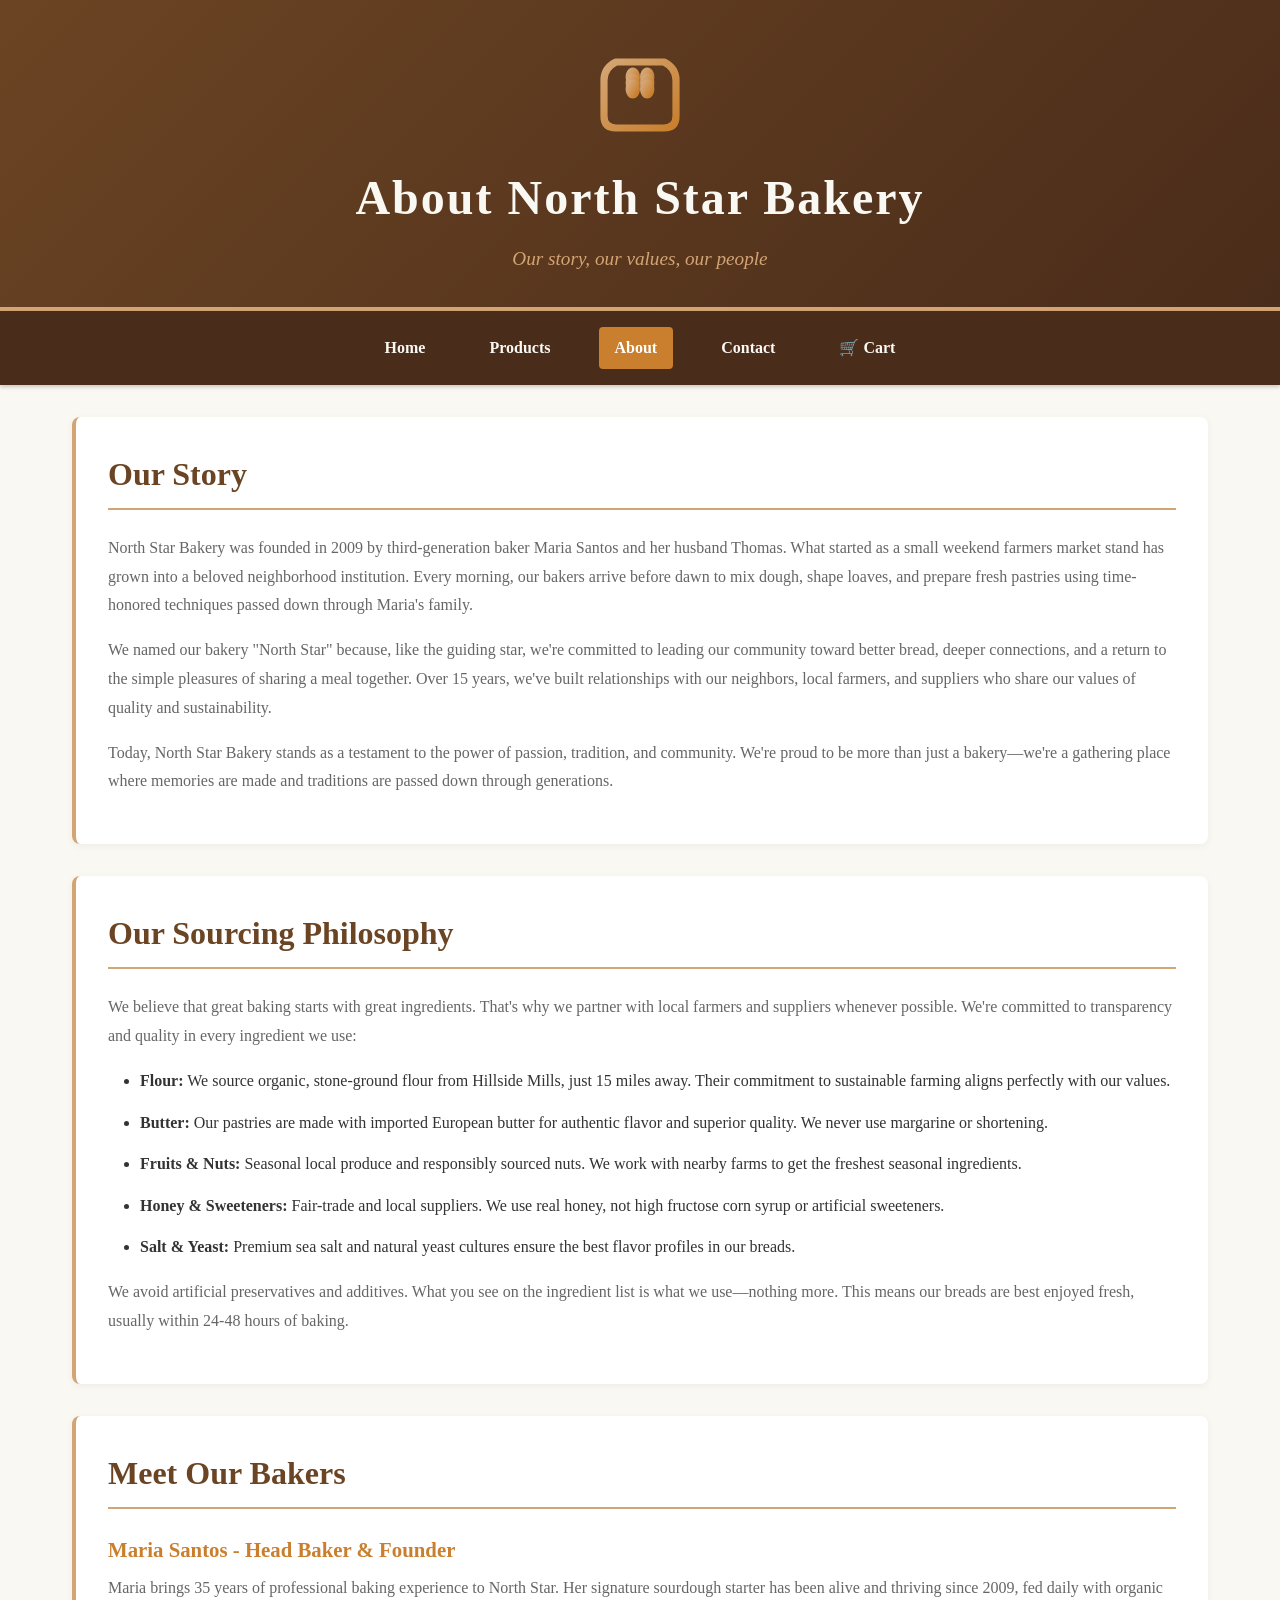
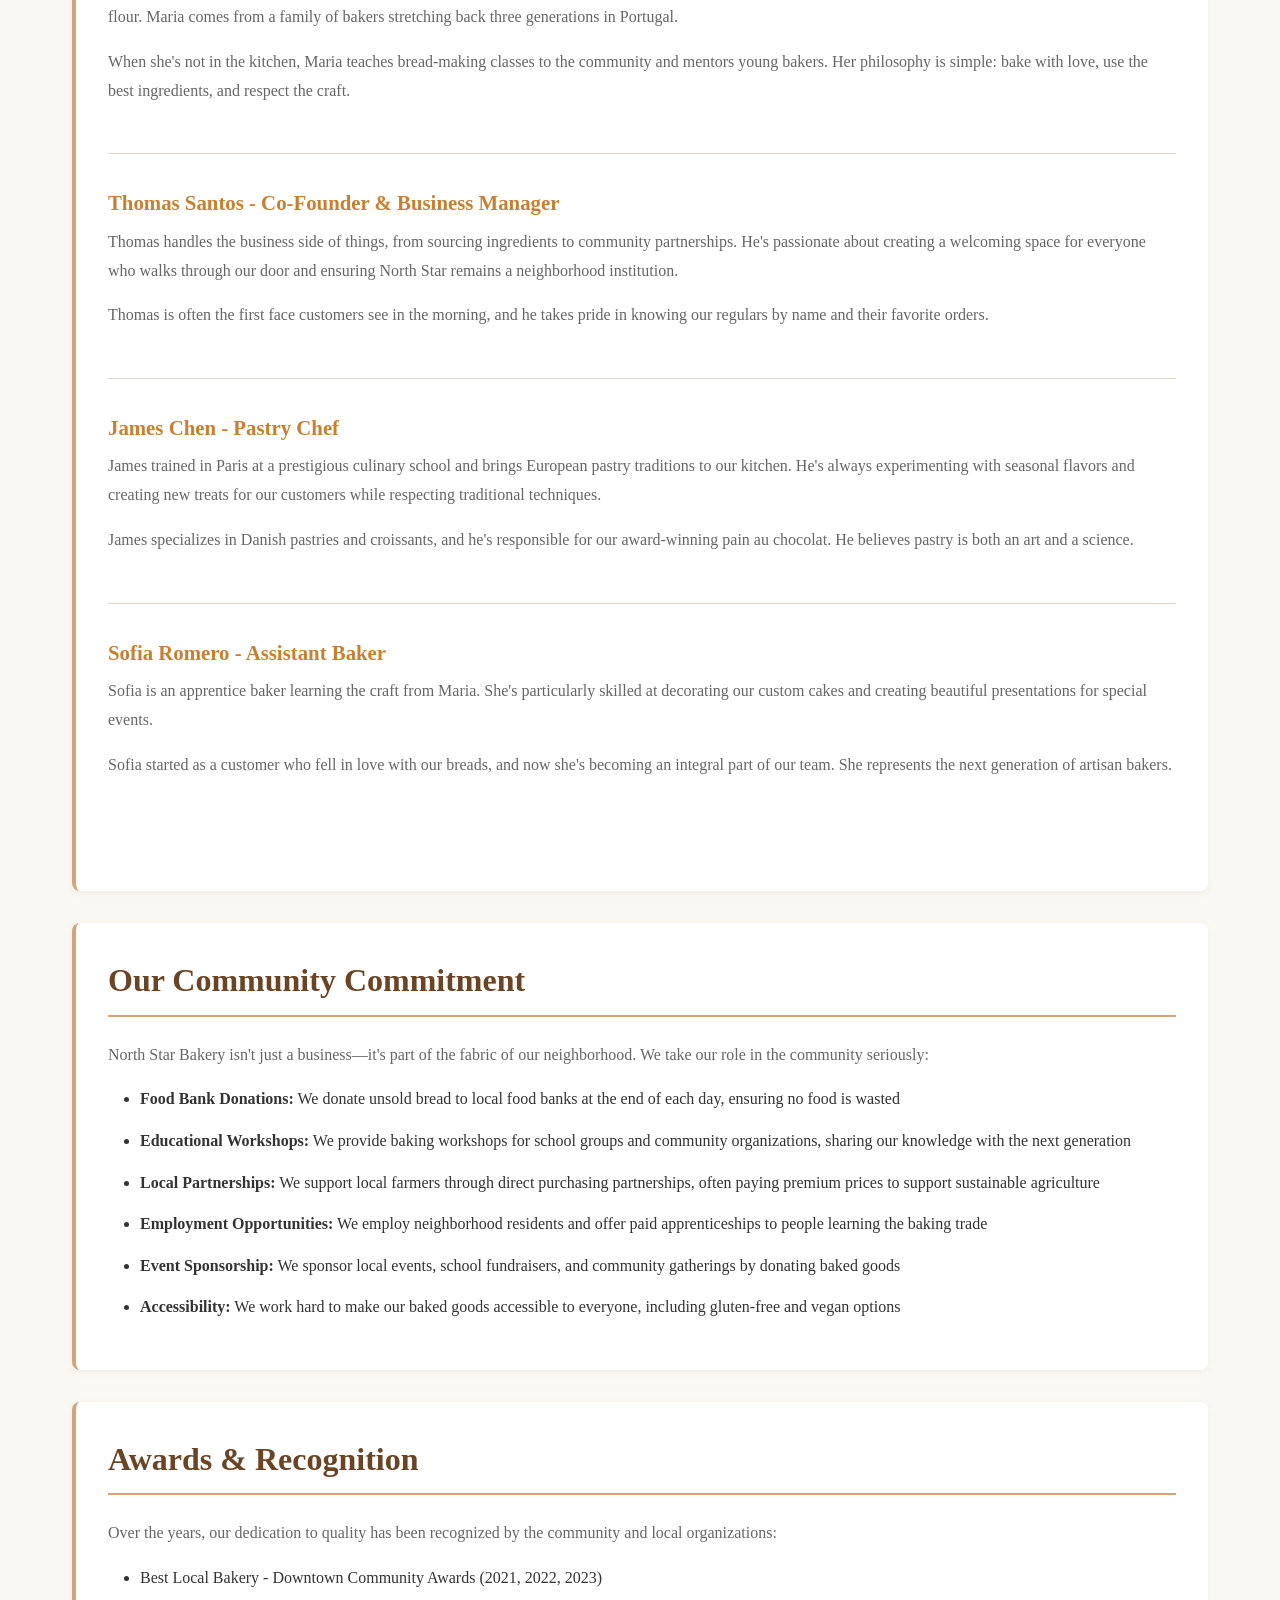
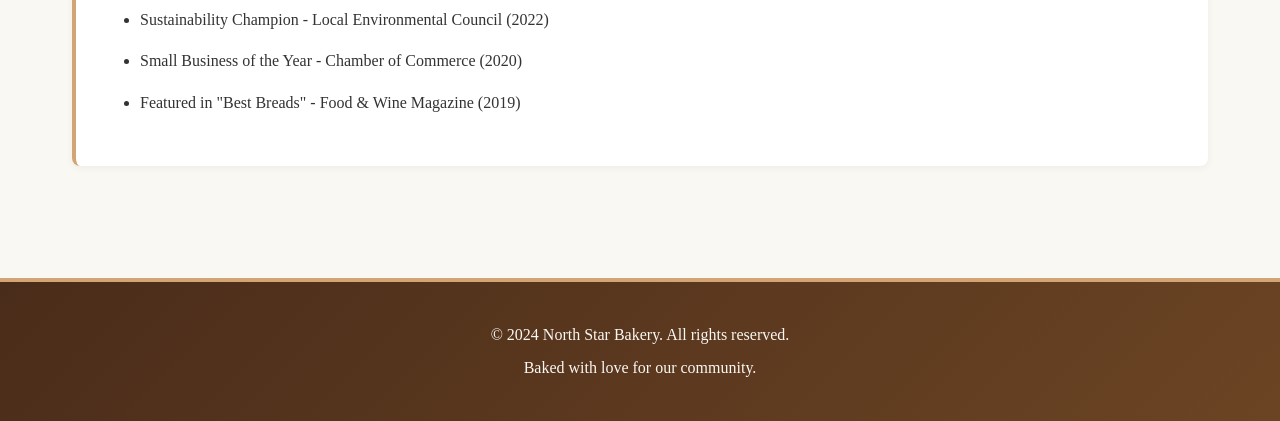
<file: about.html>
<!DOCTYPE html>
<html lang="en">
<head>
  <meta charset="UTF-8">
  <meta name="viewport" content="width=device-width, initial-scale=1.0">
  <title>About Us - North Star Bakery</title>
  <link rel="stylesheet" href="styles.css">
</head>
<body>
  <header>
    <svg width="120" height="120" viewBox="0 0 200 200" xmlns="http://www.w3.org/2000/svg">
      <defs>
        <linearGradient id="basketGrad" x1="0%" y1="0%" x2="100%" y2="100%">
          <stop offset="0%" style="stop-color:#d4a574;stop-opacity:1" />
          <stop offset="100%" style="stop-color:#c97f2d;stop-opacity:1" />
        </linearGradient>
      </defs>
      <g fill="none" stroke="url(#basketGrad)" stroke-width="12" stroke-linecap="round" stroke-linejoin="round">
        <path d="M 40 80 Q 40 60 60 50 L 140 50 Q 160 60 160 80 L 160 140 Q 160 160 140 160 L 60 160 Q 40 160 40 140 Z"/>
        <g transform="translate(100, 90)">
          <line x1="0" y1="-20" x2="0" y2="20" stroke="url(#basketGrad)" stroke-width="8"/>
          <ellipse cx="-12" cy="-15" rx="6" ry="10" fill="url(#basketGrad)"/>
          <ellipse cx="12" cy="-15" rx="6" ry="10" fill="url(#basketGrad)"/>
          <ellipse cx="-12" cy="-5" rx="6" ry="10" fill="url(#basketGrad)"/>
          <ellipse cx="12" cy="-5" rx="6" ry="10" fill="url(#basketGrad)"/>
          <ellipse cx="-12" cy="5" rx="6" ry="10" fill="url(#basketGrad)"/>
          <ellipse cx="12" cy="5" rx="6" ry="10" fill="url(#basketGrad)"/>
        </g>
      </g>
    </svg>
    <h1>About North Star Bakery</h1>
    <p>Our story, our values, our people</p>
  </header>

  <nav>
    <ul>
      <li><a href="index.html">Home</a></li>
      <li><a href="products.html">Products</a></li>
      <li><a href="about.html" class="active" aria-current="page">About</a></li>
      <li><a href="contact.html">Contact</a></li>
      <li><a href="cart.html">🛒 Cart</a></li>
    </ul>
  </nav>

  <main>
    <section>
      <h2>Our Story</h2>
      <p>North Star Bakery was founded in 2009 by third-generation baker Maria Santos and her husband Thomas. What started as a small weekend farmers market stand has grown into a beloved neighborhood institution. Every morning, our bakers arrive before dawn to mix dough, shape loaves, and prepare fresh pastries using time-honored techniques passed down through Maria's family.</p>
      <p>We named our bakery "North Star" because, like the guiding star, we're committed to leading our community toward better bread, deeper connections, and a return to the simple pleasures of sharing a meal together. Over 15 years, we've built relationships with our neighbors, local farmers, and suppliers who share our values of quality and sustainability.</p>
      <p>Today, North Star Bakery stands as a testament to the power of passion, tradition, and community. We're proud to be more than just a bakery—we're a gathering place where memories are made and traditions are passed down through generations.</p>
    </section>

    <section>
      <h2>Our Sourcing Philosophy</h2>
      <p>We believe that great baking starts with great ingredients. That's why we partner with local farmers and suppliers whenever possible. We're committed to transparency and quality in every ingredient we use:</p>
      <ul>
        <li><strong>Flour:</strong> We source organic, stone-ground flour from Hillside Mills, just 15 miles away. Their commitment to sustainable farming aligns perfectly with our values.</li>
        <li><strong>Butter:</strong> Our pastries are made with imported European butter for authentic flavor and superior quality. We never use margarine or shortening.</li>
        <li><strong>Fruits & Nuts:</strong> Seasonal local produce and responsibly sourced nuts. We work with nearby farms to get the freshest seasonal ingredients.</li>
        <li><strong>Honey & Sweeteners:</strong> Fair-trade and local suppliers. We use real honey, not high fructose corn syrup or artificial sweeteners.</li>
        <li><strong>Salt & Yeast:</strong> Premium sea salt and natural yeast cultures ensure the best flavor profiles in our breads.</li>
      </ul>
      <p>We avoid artificial preservatives and additives. What you see on the ingredient list is what we use—nothing more. This means our breads are best enjoyed fresh, usually within 24-48 hours of baking.</p>
    </section>

    <section>
      <h2>Meet Our Bakers</h2>
      <article>
        <h3>Maria Santos - Head Baker & Founder</h3>
        <p>Maria brings 35 years of professional baking experience to North Star. Her signature sourdough starter has been alive and thriving since 2009, fed daily with organic flour. Maria comes from a family of bakers stretching back three generations in Portugal.</p>
        <p>When she's not in the kitchen, Maria teaches bread-making classes to the community and mentors young bakers. Her philosophy is simple: bake with love, use the best ingredients, and respect the craft.</p>
      </article>
      <article>
        <h3>Thomas Santos - Co-Founder & Business Manager</h3>
        <p>Thomas handles the business side of things, from sourcing ingredients to community partnerships. He's passionate about creating a welcoming space for everyone who walks through our door and ensuring North Star remains a neighborhood institution.</p>
        <p>Thomas is often the first face customers see in the morning, and he takes pride in knowing our regulars by name and their favorite orders.</p>
      </article>
      <article>
        <h3>James Chen - Pastry Chef</h3>
        <p>James trained in Paris at a prestigious culinary school and brings European pastry traditions to our kitchen. He's always experimenting with seasonal flavors and creating new treats for our customers while respecting traditional techniques.</p>
        <p>James specializes in Danish pastries and croissants, and he's responsible for our award-winning pain au chocolat. He believes pastry is both an art and a science.</p>
      </article>
      <article>
        <h3>Sofia Romero - Assistant Baker</h3>
        <p>Sofia is an apprentice baker learning the craft from Maria. She's particularly skilled at decorating our custom cakes and creating beautiful presentations for special events.</p>
        <p>Sofia started as a customer who fell in love with our breads, and now she's becoming an integral part of our team. She represents the next generation of artisan bakers.</p>
      </article>
    </section>

    <section>
      <h2>Our Community Commitment</h2>
      <p>North Star Bakery isn't just a business—it's part of the fabric of our neighborhood. We take our role in the community seriously:</p>
      <ul>
        <li><strong>Food Bank Donations:</strong> We donate unsold bread to local food banks at the end of each day, ensuring no food is wasted</li>
        <li><strong>Educational Workshops:</strong> We provide baking workshops for school groups and community organizations, sharing our knowledge with the next generation</li>
        <li><strong>Local Partnerships:</strong> We support local farmers through direct purchasing partnerships, often paying premium prices to support sustainable agriculture</li>
        <li><strong>Employment Opportunities:</strong> We employ neighborhood residents and offer paid apprenticeships to people learning the baking trade</li>
        <li><strong>Event Sponsorship:</strong> We sponsor local events, school fundraisers, and community gatherings by donating baked goods</li>
        <li><strong>Accessibility:</strong> We work hard to make our baked goods accessible to everyone, including gluten-free and vegan options</li>
      </ul>
    </section>

    <section>
      <h2>Awards & Recognition</h2>
      <p>Over the years, our dedication to quality has been recognized by the community and local organizations:</p>
      <ul>
        <li>Best Local Bakery - Downtown Community Awards (2021, 2022, 2023)</li>
        <li>Sustainability Champion - Local Environmental Council (2022)</li>
        <li>Small Business of the Year - Chamber of Commerce (2020)</li>
        <li>Featured in "Best Breads" - Food & Wine Magazine (2019)</li>
      </ul>
    </section>
  </main>

  <footer>
    <p>&copy; 2024 North Star Bakery. All rights reserved.</p>
    <p>Baked with love for our community.</p>
  </footer>
</body>
</html>
</file>
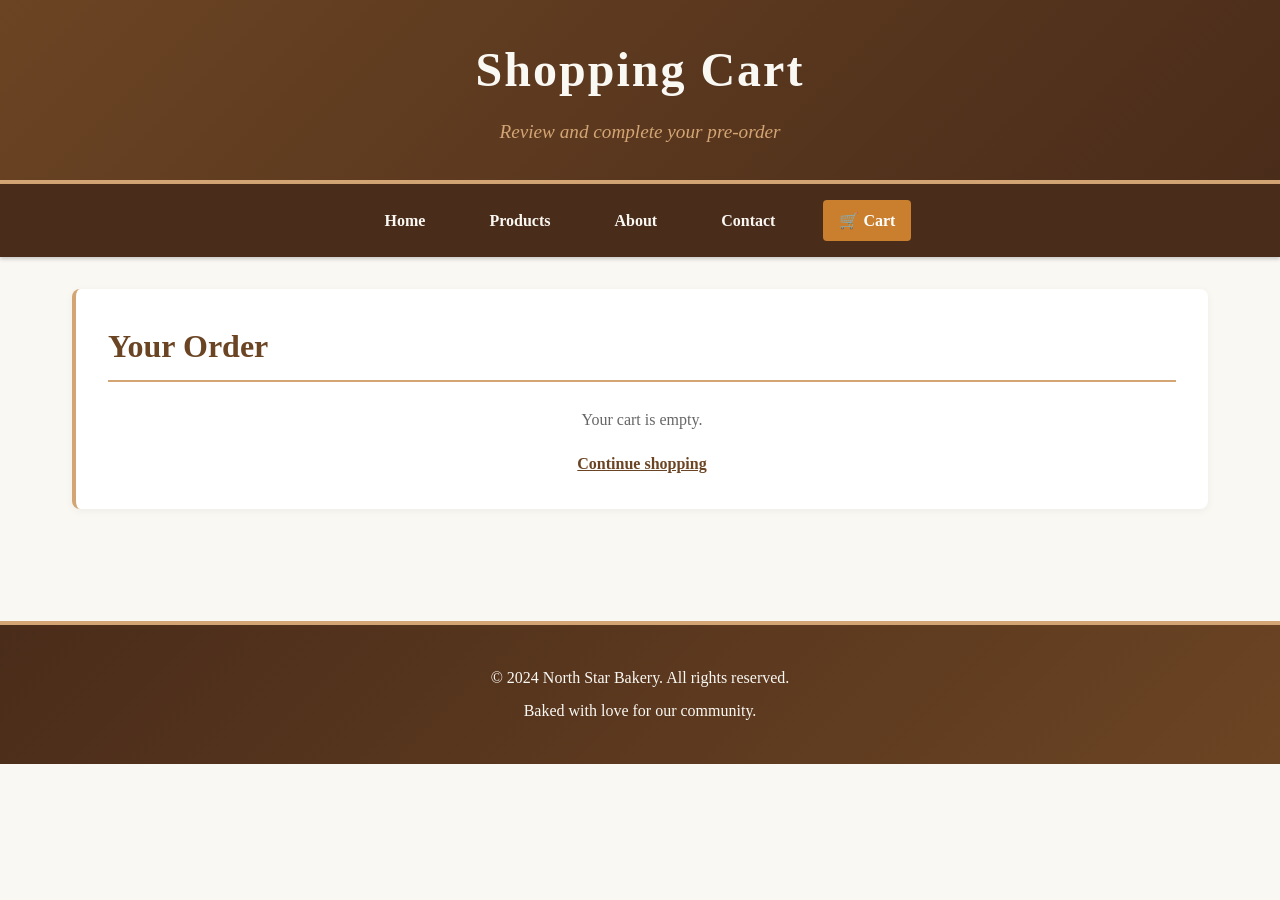
<file: cart.html>
<!DOCTYPE html>
<html lang="en">
<head>
  <meta charset="UTF-8">
  <meta name="viewport" content="width=device-width, initial-scale=1.0">
  <title>Shopping Cart - North Star Bakery</title>
  <link rel="stylesheet" href="styles.css">
  <script src="pricing.js"></script>
</head>
<body>
  <header>
    <h1>Shopping Cart</h1>
    <p>Review and complete your pre-order</p>
  </header>

  <nav>
    <ul>
      <li><a href="index.html">Home</a></li>
      <li><a href="products.html">Products</a></li>
      <li><a href="about.html">About</a></li>
      <li><a href="contact.html">Contact</a></li>
      <li><a href="cart.html" class="active" aria-current="page">🛒 Cart</a></li>
    </ul>
  </nav>

  <main>
    <section>
      <h2>Your Order</h2>
      <div id="empty-cart-message" style="text-align: center; color: var(--text-light); display: none;">
        <p>Your cart is empty.</p>
        <a href="products.html" style="color: var(--primary-brown); font-weight: bold;">Continue shopping</a>
      </div>
      <div id="cart-items-container" style="display: none;">
        <table style="width: 100%; border-collapse: collapse; margin-bottom: 2rem;">
          <thead>
            <tr style="border-bottom: 2px solid var(--border-color);">
              <th style="text-align: left; padding: 1rem; color: var(--primary-brown);">Product</th>
              <th style="text-align: center; padding: 1rem; color: var(--primary-brown);">Quantity</th>
              <th style="text-align: right; padding: 1rem; color: var(--primary-brown);">Price Each</th>
              <th style="text-align: right; padding: 1rem; color: var(--primary-brown);">Subtotal</th>
              <th style="text-align: center; padding: 1rem; color: var(--primary-brown);">Action</th>
            </tr>
          </thead>
          <tbody id="cart-items"></tbody>
        </table>

        <div class="coupon-section">
          <h3>Coupon Code</h3>
          <p>Use <strong>WELCOME10</strong> for 10% off your order.</p>
          <form id="coupon-form">
            <label for="coupon-code">Enter coupon code</label>
            <div class="coupon-controls">
              <input type="text" id="coupon-code" name="coupon-code" autocomplete="off">
              <button type="submit">Apply Coupon</button>
              <button type="button" id="remove-coupon" class="secondary-button">Remove Coupon</button>
            </div>
          </form>
          <p id="coupon-message" aria-live="polite"></p>
        </div>

        <div style="background-color: #f9f6f0; padding: 2rem; border-radius: 8px; max-width: 400px; margin-left: auto;">
          <div style="display: flex; justify-content: space-between; margin-bottom: 1rem; padding-bottom: 1rem; border-bottom: 2px solid var(--border-color);">
            <strong style="color: var(--primary-brown);">Total Items:</strong>
            <span id="total-items">0</span>
          </div>
          <div id="bulk-savings-row" style="display: none; justify-content: space-between; margin-bottom: 1rem;">
            <strong style="color: var(--primary-brown);">Quantity savings:</strong>
            <span id="bulk-savings"></span>
          </div>
          <div id="coupon-savings-row" style="display: none; justify-content: space-between; margin-bottom: 1rem;">
            <strong style="color: var(--primary-brown);">Coupon savings:</strong>
            <span id="coupon-savings"></span>
          </div>
          <div style="display: flex; justify-content: space-between;">
            <strong style="color: var(--primary-brown); font-size: 1.2rem;">Total:</strong>
            <span id="total-price" style="font-size: 1.2rem; color: var(--accent-orange); font-weight: bold;">$0.00</span>
          </div>
        </div>

        <div style="margin-top: 2rem; display: flex; gap: 1rem; flex-wrap: wrap;">
          <a href="products.html" style="background-color: var(--text-light); color: white; padding: 0.75rem 2rem; border-radius: 4px; text-decoration: none; display: inline-block; font-weight: bold;">Continue Shopping</a>
          <a href="contact.html" style="background-color: var(--primary-brown); color: white; padding: 0.75rem 2rem; border-radius: 4px; text-decoration: none; display: inline-block; font-weight: bold;">Proceed to Contact</a>
        </div>
      </div>
    </section>
  </main>

  <footer>
    <p>&copy; 2024 North Star Bakery. All rights reserved.</p>
    <p>Baked with love for our community.</p>
  </footer>

  <script>
    const CART_STORAGE_KEY = 'north-star-bakery-cart';
    const COUPON_STORAGE_KEY = 'north-star-bakery-coupon';
    const { couponCode: VALID_COUPON, couponDiscount: COUPON_DISCOUNT } = window.NorthStarBakeryPricing;

    function getStoredCart() {
      const raw = JSON.parse(localStorage.getItem(CART_STORAGE_KEY) || '{}');
      const cart = {};
      // Keep only valid entries (ignores old-format entries that had no price)
      Object.keys(raw).forEach((key) => {
        const item = raw[key];
        if (item && typeof item === 'object'
          && Number.isSafeInteger(item.quantity) && item.quantity > 0
          && typeof item.price === 'number' && Number.isFinite(item.price) && item.price > 0) {
          cart[key] = item;
        }
      });
      return cart;
    }

    function saveCart(cart) {
      localStorage.setItem(CART_STORAGE_KEY, JSON.stringify(cart));
    }

    function formatMoney(amount) {
      return '$' + amount.toFixed(2);
    }

    function createCartCell(text, style) {
      const cell = document.createElement('td');
      Object.assign(cell.style, style);
      cell.textContent = text;
      return cell;
    }

    function getAppliedCoupon() {
      const coupon = localStorage.getItem(COUPON_STORAGE_KEY);
      return coupon === VALID_COUPON ? coupon : '';
    }

    function updateItemQuantity(key, delta) {
      const cart = getStoredCart();
      if (!cart[key]) return;

      const nextQuantity = cart[key].quantity + delta;
      if (nextQuantity <= 0) {
        delete cart[key];
      } else {
        cart[key].quantity = nextQuantity;
      }

      saveCart(cart);
      displayCart();
    }

    function displayCart() {
      const cart = getStoredCart();
      saveCart(cart);
      const keys = Object.keys(cart);
      const cartItems = document.getElementById('cart-items');
      const emptyMessage = document.getElementById('empty-cart-message');
      const itemsContainer = document.getElementById('cart-items-container');

      if (keys.length === 0) {
        emptyMessage.style.display = 'block';
        itemsContainer.style.display = 'none';
        return;
      }

      emptyMessage.style.display = 'none';
      itemsContainer.style.display = 'block';
      cartItems.innerHTML = '';

      let totalItems = 0;
      const coupon = getAppliedCoupon();
      const pricing = window.NorthStarBakeryPricing.calculateCartPricing(
        keys.map((key) => cart[key]),
        coupon ? COUPON_DISCOUNT : 0
      );

      keys.forEach((key, index) => {
        const item = cart[key];
        const linePricing = pricing.lines[index];
        totalItems += item.quantity;

        const label = item.sizeLabel ? ` (${item.sizeLabel})` : '';
        const row = document.createElement('tr');
        row.style.borderBottom = '1px solid var(--border-color)';
        const productCell = createCartCell(`${item.productName || ''}${label}`, {
          padding: '1rem',
          color: 'var(--text-dark)'
        });

        const quantityCell = document.createElement('td');
        Object.assign(quantityCell.style, { textAlign: 'center', padding: '1rem' });
        const quantityWrap = document.createElement('div');
        Object.assign(quantityWrap.style, {
          display: 'inline-flex',
          alignItems: 'center',
          gap: '0.5rem',
          justifyContent: 'center',
          flexWrap: 'wrap'
        });

        const decreaseButton = document.createElement('button');
        decreaseButton.type = 'button';
        decreaseButton.textContent = '−';
        decreaseButton.setAttribute('aria-label', `Decrease quantity for ${item.productName || 'item'}`);
        Object.assign(decreaseButton.style, {
          backgroundColor: 'var(--accent-orange)',
          color: 'white',
          border: 'none',
          width: '32px',
          height: '32px',
          borderRadius: '4px',
          cursor: 'pointer',
          fontWeight: 'bold',
          margin: '0'
        });
        decreaseButton.addEventListener('click', () => updateItemQuantity(key, -1));

        const quantityValue = document.createElement('span');
        quantityValue.textContent = String(item.quantity);
        Object.assign(quantityValue.style, {
          minWidth: '2rem',
          fontWeight: 'bold'
        });

        const increaseButton = document.createElement('button');
        increaseButton.type = 'button';
        increaseButton.textContent = '+';
        increaseButton.setAttribute('aria-label', `Increase quantity for ${item.productName || 'item'}`);
        Object.assign(increaseButton.style, {
          backgroundColor: 'var(--accent-orange)',
          color: 'white',
          border: 'none',
          width: '32px',
          height: '32px',
          borderRadius: '4px',
          cursor: 'pointer',
          fontWeight: 'bold',
          margin: '0'
        });
        increaseButton.addEventListener('click', () => updateItemQuantity(key, 1));

        quantityWrap.append(decreaseButton, quantityValue, increaseButton);
        quantityCell.appendChild(quantityWrap);

        const priceCell = createCartCell(formatMoney(item.price), { textAlign: 'right', padding: '1rem' });
        const subtotalCell = document.createElement('td');
        Object.assign(subtotalCell.style, {
          textAlign: 'right',
          padding: '1rem',
          fontWeight: 'bold'
        });

        if (linePricing.discount) {
          const discountNote = document.createElement('div');
          discountNote.textContent = `(${Math.round(linePricing.discount * 100)}% discount applied)`;
          Object.assign(discountNote.style, {
            fontSize: '0.8rem',
            fontWeight: 'normal',
            lineHeight: '1.2',
            marginBottom: '0.25rem',
            color: 'var(--text-light)'
          });
          subtotalCell.appendChild(discountNote);
        }

        const subtotalValue = document.createElement('div');
        subtotalValue.textContent = formatMoney(linePricing.subtotalCents / 100);
        subtotalCell.appendChild(subtotalValue);

        const actionCell = document.createElement('td');
        Object.assign(actionCell.style, { textAlign: 'center', padding: '1rem' });
        const removeButton = document.createElement('button');
        removeButton.type = 'button';
        removeButton.className = 'remove-btn';
        removeButton.dataset.key = key;
        removeButton.textContent = 'Remove';
        Object.assign(removeButton.style, {
          backgroundColor: 'var(--error-red)',
          color: 'white',
          border: 'none',
          padding: '0.5rem 1rem',
          borderRadius: '4px',
          cursor: 'pointer',
          fontWeight: 'bold',
          margin: '0'
        });
        actionCell.appendChild(removeButton);
        row.append(productCell, quantityCell, priceCell, subtotalCell, actionCell);
        cartItems.appendChild(row);
      });

      document.getElementById('total-items').textContent = totalItems;
      document.getElementById('bulk-savings-row').style.display = pricing.bulkSavingsCents ? 'flex' : 'none';
      document.getElementById('bulk-savings').textContent = formatMoney(pricing.bulkSavingsCents / 100);
      document.getElementById('coupon-savings-row').style.display = pricing.couponSavingsCents ? 'flex' : 'none';
      document.getElementById('coupon-savings').textContent = formatMoney(pricing.couponSavingsCents / 100);
      document.getElementById('total-price').textContent = formatMoney(pricing.totalCents / 100);
      document.getElementById('coupon-code').value = coupon;
      document.getElementById('remove-coupon').style.display = coupon ? '' : 'none';
      document.getElementById('coupon-message').textContent = coupon
        ? window.NorthStarBakeryPricing.validateCouponCode(coupon).message
        : '';

      document.querySelectorAll('.remove-btn').forEach((btn) => {
        btn.addEventListener('click', () => removeFromCart(btn.dataset.key));
      });
    }

    function removeFromCart(key) {
      const cart = getStoredCart();
      delete cart[key];
      saveCart(cart);
      displayCart();
    }

    document.getElementById('coupon-form').addEventListener('submit', (event) => {
      event.preventDefault();
      const coupon = window.NorthStarBakeryPricing.validateCouponCode(
        document.getElementById('coupon-code').value,
        getAppliedCoupon()
      );
      const message = document.getElementById('coupon-message');

      if (!coupon.valid) {
        message.textContent = coupon.message;
        return;
      }

      localStorage.setItem(COUPON_STORAGE_KEY, coupon.code);
      displayCart();
    });

    document.getElementById('remove-coupon').addEventListener('click', () => {
      localStorage.removeItem(COUPON_STORAGE_KEY);
      displayCart();
    });

    document.addEventListener('DOMContentLoaded', displayCart);
  </script>
</body>
</html>
</file>
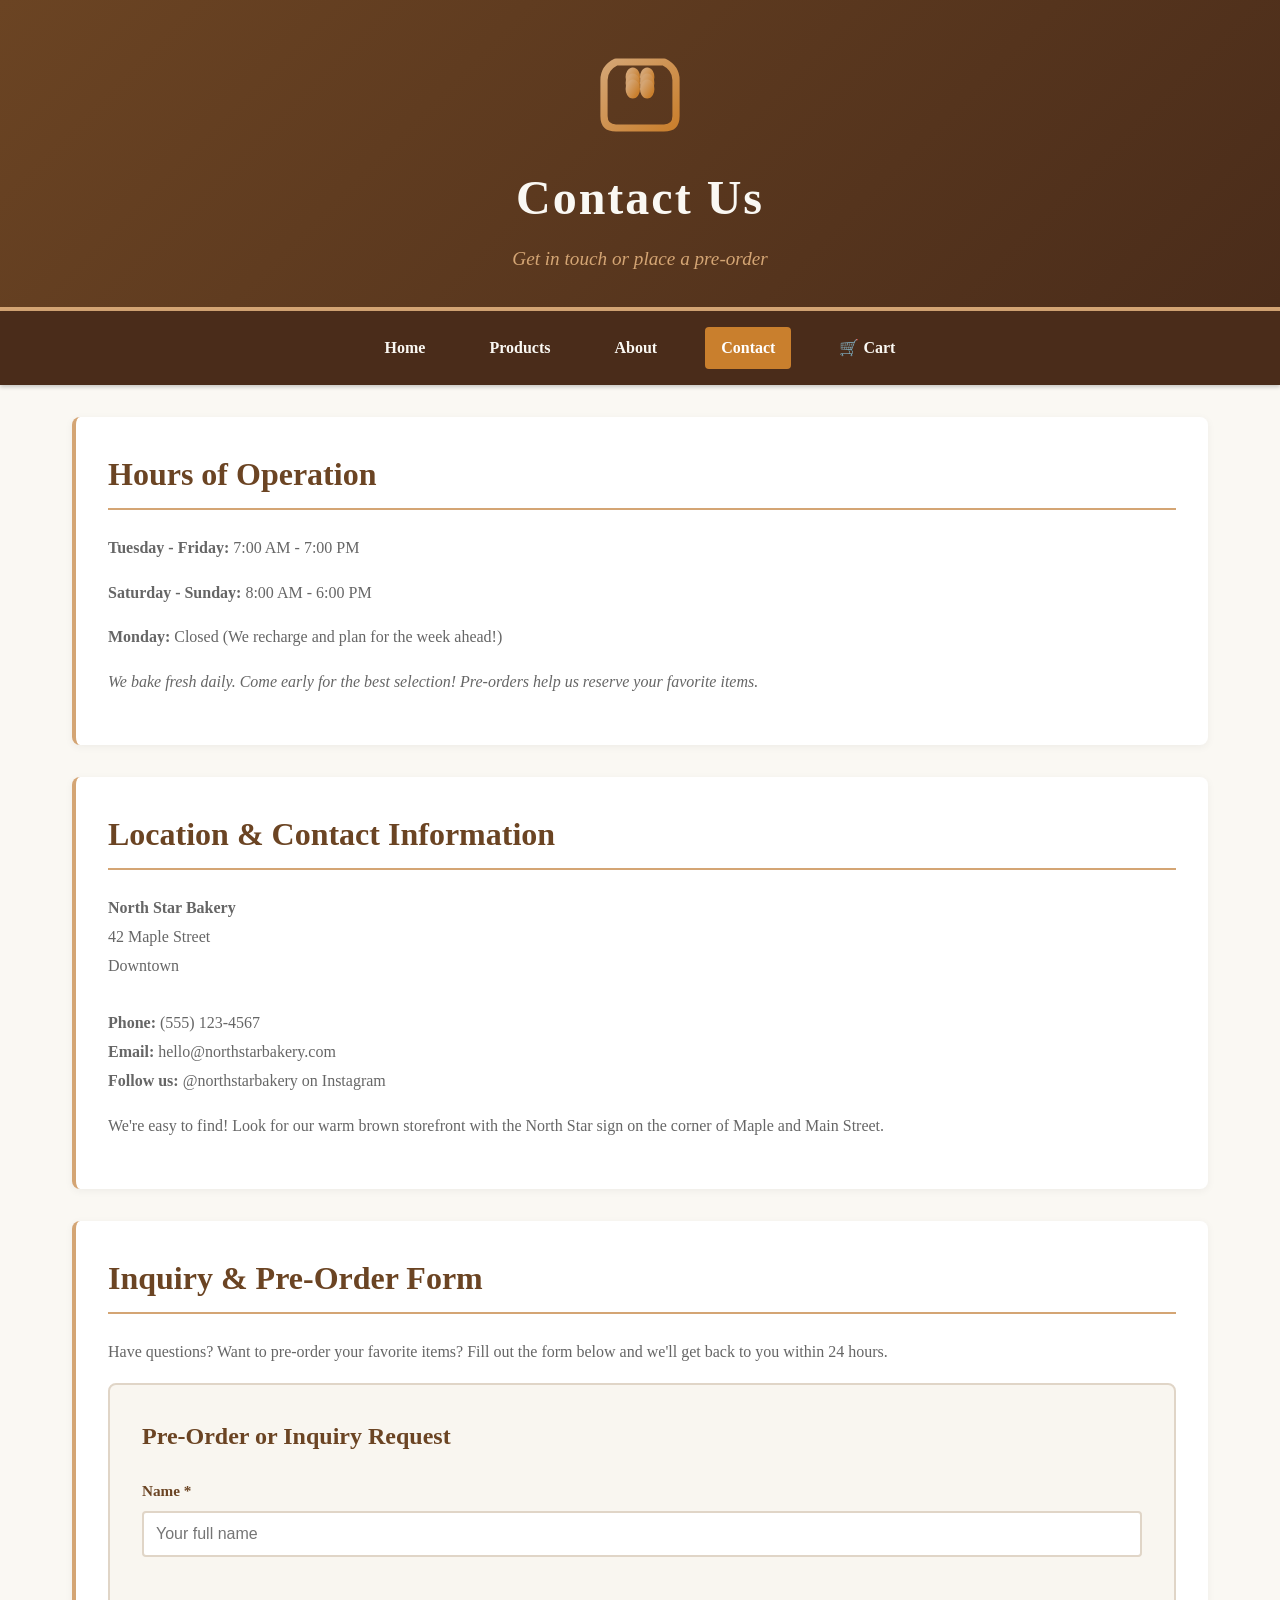
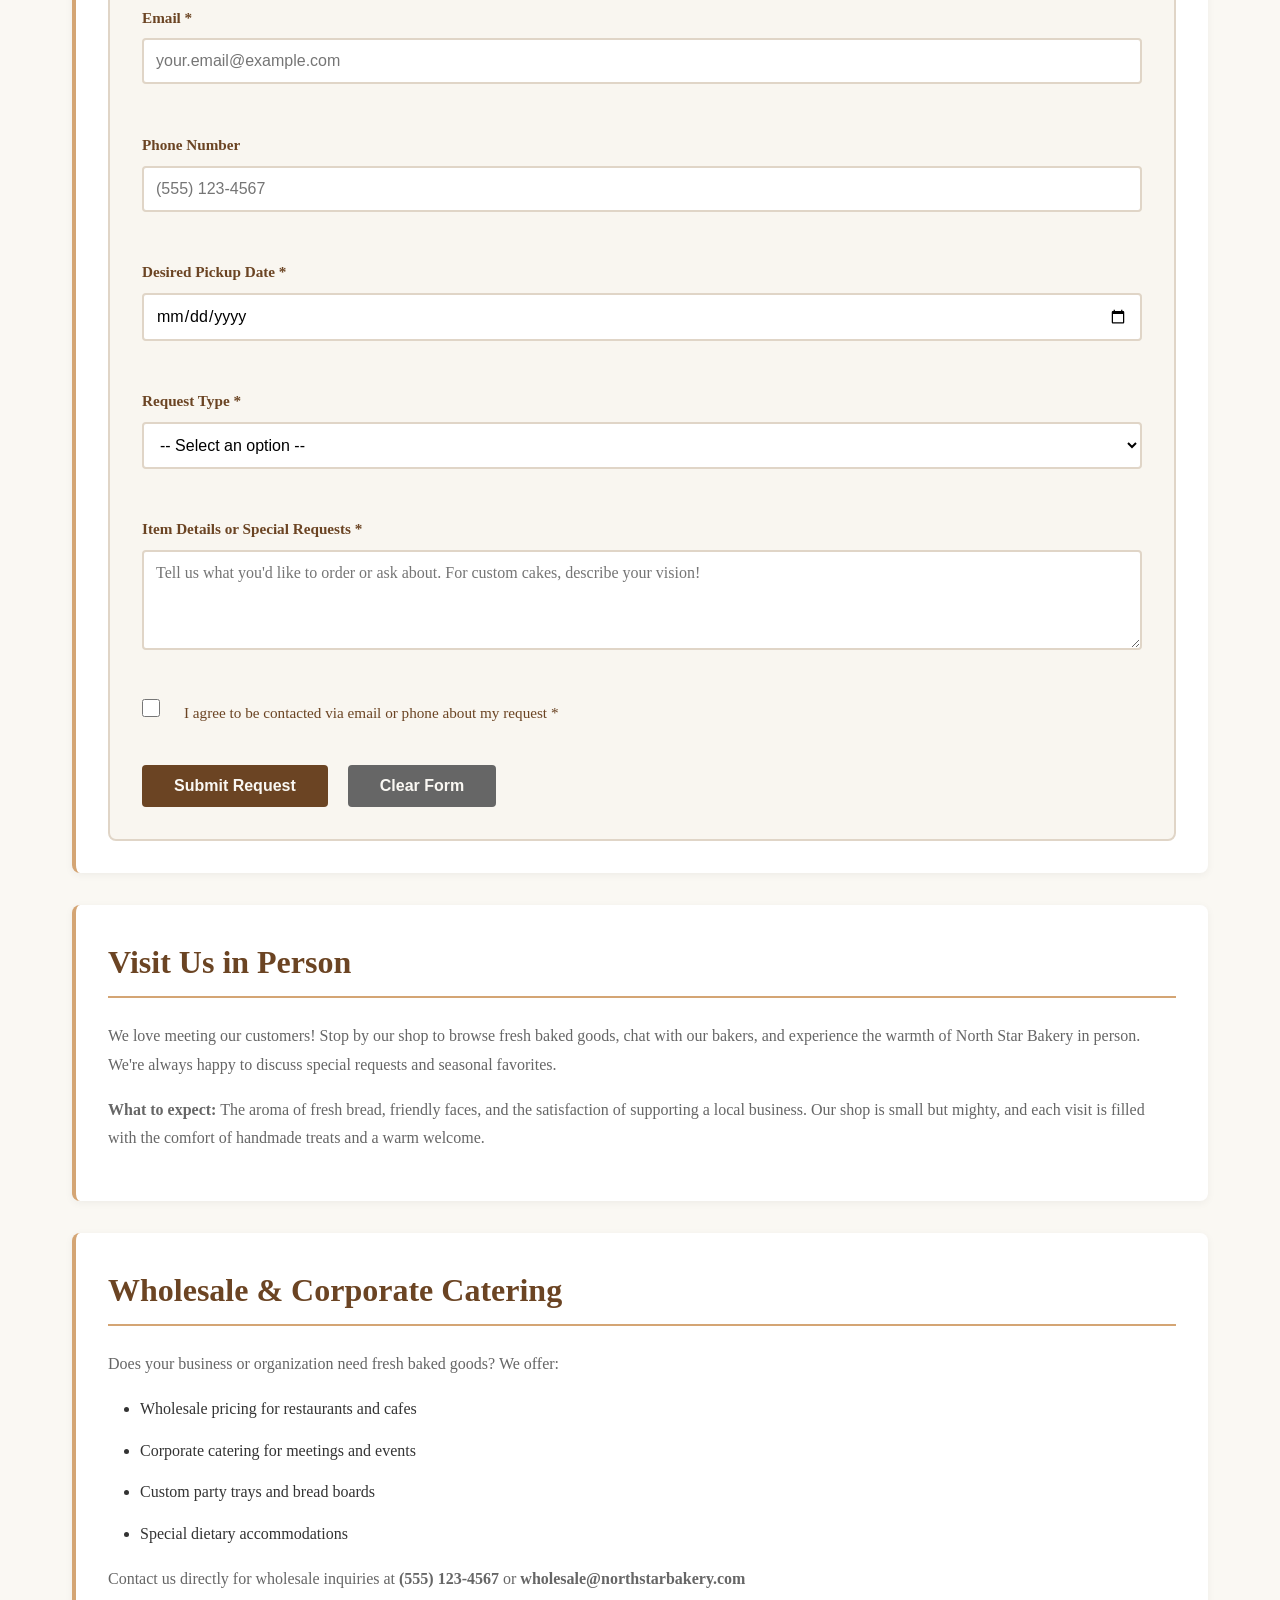
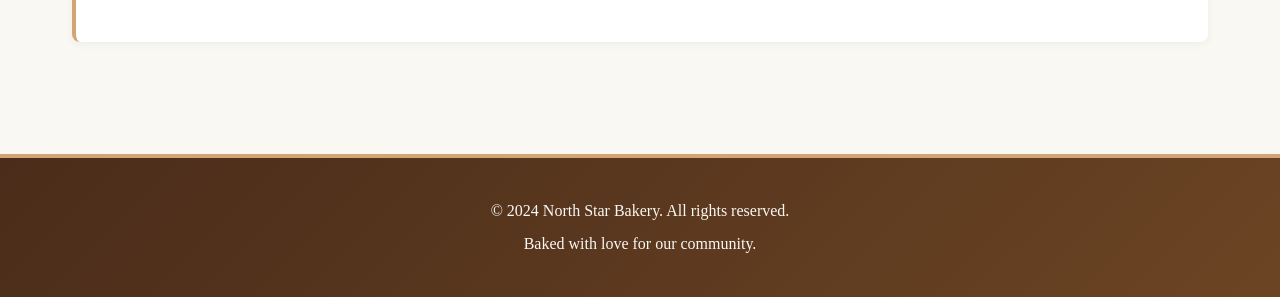
<file: contact.html>
<!DOCTYPE html>
<html lang="en">
<head>
  <meta charset="UTF-8">
  <meta name="viewport" content="width=device-width, initial-scale=1.0">
  <title>Contact - North Star Bakery</title>
  <link rel="stylesheet" href="styles.css">
</head>
<body>
  <header>
    <svg width="120" height="120" viewBox="0 0 200 200" xmlns="http://www.w3.org/2000/svg">
      <defs>
        <linearGradient id="basketGrad" x1="0%" y1="0%" x2="100%" y2="100%">
          <stop offset="0%" style="stop-color:#d4a574;stop-opacity:1" />
          <stop offset="100%" style="stop-color:#c97f2d;stop-opacity:1" />
        </linearGradient>
      </defs>
      <g fill="none" stroke="url(#basketGrad)" stroke-width="12" stroke-linecap="round" stroke-linejoin="round">
        <path d="M 40 80 Q 40 60 60 50 L 140 50 Q 160 60 160 80 L 160 140 Q 160 160 140 160 L 60 160 Q 40 160 40 140 Z"/>
        <g transform="translate(100, 90)">
          <line x1="0" y1="-20" x2="0" y2="20" stroke="url(#basketGrad)" stroke-width="8"/>
          <ellipse cx="-12" cy="-15" rx="6" ry="10" fill="url(#basketGrad)"/>
          <ellipse cx="12" cy="-15" rx="6" ry="10" fill="url(#basketGrad)"/>
          <ellipse cx="-12" cy="-5" rx="6" ry="10" fill="url(#basketGrad)"/>
          <ellipse cx="12" cy="-5" rx="6" ry="10" fill="url(#basketGrad)"/>
          <ellipse cx="-12" cy="5" rx="6" ry="10" fill="url(#basketGrad)"/>
          <ellipse cx="12" cy="5" rx="6" ry="10" fill="url(#basketGrad)"/>
        </g>
      </g>
    </svg>
    <h1>Contact Us</h1>
    <p>Get in touch or place a pre-order</p>
  </header>

  <nav>
    <ul>
      <li><a href="index.html">Home</a></li>
      <li><a href="products.html">Products</a></li>
      <li><a href="about.html">About</a></li>
      <li><a href="contact.html" class="active" aria-current="page">Contact</a></li>
      <li><a href="cart.html">🛒 Cart</a></li>
    </ul>
  </nav>

  <main>
    <section>
      <h2>Hours of Operation</h2>
      <p><strong>Tuesday - Friday:</strong> 7:00 AM - 7:00 PM</p>
      <p><strong>Saturday - Sunday:</strong> 8:00 AM - 6:00 PM</p>
      <p><strong>Monday:</strong> Closed (We recharge and plan for the week ahead!)</p>
      <p style="margin-top: 1rem; font-style: italic; color: var(--text-light);">We bake fresh daily. Come early for the best selection! Pre-orders help us reserve your favorite items.</p>
    </section>

    <section>
      <h2>Location & Contact Information</h2>
      <p><strong>North Star Bakery</strong><br>
      42 Maple Street<br>
      Downtown<br>
      <br>
      <strong>Phone:</strong> (555) 123-4567<br>
      <strong>Email:</strong> hello@northstarbakery.com<br>
      <strong>Follow us:</strong> @northstarbakery on Instagram</p>
      <p style="margin-top: 1rem; color: var(--text-light);">We're easy to find! Look for our warm brown storefront with the North Star sign on the corner of Maple and Main Street.</p>
    </section>

    <section>
      <h2>Inquiry & Pre-Order Form</h2>
      <p>Have questions? Want to pre-order your favorite items? Fill out the form below and we'll get back to you within 24 hours.</p>
      <form id="contact-form" novalidate>
        <fieldset>
          <legend>Pre-Order or Inquiry Request</legend>

          <div class="form-field">
            <label for="name">Name *</label>
            <input type="text" id="name" name="name" placeholder="Your full name">
            <span class="error-message" id="name-error" aria-live="polite"></span>
          </div>

          <div class="form-field">
            <label for="email">Email *</label>
            <input type="email" id="email" name="email" placeholder="your.email@example.com">
            <span class="error-message" id="email-error" aria-live="polite"></span>
          </div>

          <div class="form-field">
            <label for="phone">Phone Number</label>
            <input type="tel" id="phone" name="phone" placeholder="(555) 123-4567">
            <span class="error-message" id="phone-error" aria-live="polite"></span>
          </div>

          <div class="form-field">
            <label for="pickup-date">Desired Pickup Date *</label>
            <input type="date" id="pickup-date" name="pickup-date">
            <span class="error-message" id="pickup-date-error" aria-live="polite"></span>
          </div>

          <div class="form-field">
            <label for="request-type">Request Type *</label>
            <select id="request-type" name="request-type">
              <option value="">-- Select an option --</option>
              <option value="pre-order">Pre-Order (Bread, Pastries)</option>
              <option value="custom-order">Custom Order (Wedding Cake, Special Event)</option>
              <option value="general-question">General Question</option>
              <option value="catering">Catering Inquiry</option>
              <option value="wholesale">Wholesale / Corporate Orders</option>
              <option value="classes">Baking Classes Inquiry</option>
            </select>
            <span class="error-message" id="request-type-error" aria-live="polite"></span>
          </div>

          <div class="form-field">
            <label for="item-details">Item Details or Special Requests *</label>
            <textarea id="item-details" name="item-details" placeholder="Tell us what you'd like to order or ask about. For custom cakes, describe your vision!"></textarea>
            <span class="error-message" id="item-details-error" aria-live="polite"></span>
          </div>

          <div class="form-field checkbox-field">
            <input type="checkbox" id="consent" name="consent">
            <label for="consent">I agree to be contacted via email or phone about my request *</label>
            <span class="error-message" id="consent-error" aria-live="polite"></span>
          </div>

          <button type="submit">Submit Request</button>
          <button type="reset" class="secondary-button">Clear Form</button>
        </fieldset>
      </form>
    </section>

    <section>
      <h2>Visit Us in Person</h2>
      <p>We love meeting our customers! Stop by our shop to browse fresh baked goods, chat with our bakers, and experience the warmth of North Star Bakery in person. We're always happy to discuss special requests and seasonal favorites.</p>
      <p style="margin-top: 1rem;"><strong>What to expect:</strong> The aroma of fresh bread, friendly faces, and the satisfaction of supporting a local business. Our shop is small but mighty, and each visit is filled with the comfort of handmade treats and a warm welcome.</p>
    </section>

    <section>
      <h2>Wholesale & Corporate Catering</h2>
      <p>Does your business or organization need fresh baked goods? We offer:</p>
      <ul>
        <li>Wholesale pricing for restaurants and cafes</li>
        <li>Corporate catering for meetings and events</li>
        <li>Custom party trays and bread boards</li>
        <li>Special dietary accommodations</li>
      </ul>
      <p style="margin-top: 1rem;">Contact us directly for wholesale inquiries at <strong>(555) 123-4567</strong> or <strong>wholesale@northstarbakery.com</strong></p>
    </section>
  </main>

  <footer>
    <p>&copy; 2024 North Star Bakery. All rights reserved.</p>
    <p>Baked with love for our community.</p>
  </footer>

  <script>
    const form = document.getElementById('contact-form');

    function setError(fieldId, message) {
      const field = document.getElementById(fieldId);
      const errorBox = document.getElementById(`${fieldId}-error`);

      if (!field || !errorBox) return;

      field.classList.toggle('input-error', Boolean(message));
      errorBox.textContent = message;
    }

    function validateEmail(value) {
      return /^[^\s@]+@[^\s@]+\.[^\s@]+$/.test(value);
    }

    function validateRequiredField(value) {
      return value.trim().length > 0;
    }

    function validateDate(value) {
      if (!value) return false;
      const selectedDate = new Date(value);
      const today = new Date();
      today.setHours(0, 0, 0, 0);
      return selectedDate >= today;
    }

    function validateForm() {
      const name = document.getElementById('name').value;
      const email = document.getElementById('email').value;
      const pickupDate = document.getElementById('pickup-date').value;
      const requestType = document.getElementById('request-type').value;
      const itemDetails = document.getElementById('item-details').value;
      const consent = document.getElementById('consent').checked;
      let isValid = true;

      if (!validateRequiredField(name)) {
        setError('name', 'Please enter your full name.');
        isValid = false;
      } else if (name.trim().length < 2) {
        setError('name', 'Name must be at least 2 characters long.');
        isValid = false;
      } else {
        setError('name', '');
      }

      if (!validateRequiredField(email)) {
        setError('email', 'Please enter your email address.');
        isValid = false;
      } else if (!validateEmail(email)) {
        setError('email', 'Please enter a valid email address.');
        isValid = false;
      } else {
        setError('email', '');
      }

      if (!validateRequiredField(pickupDate)) {
        setError('pickup-date', 'Please choose a pickup date.');
        isValid = false;
      } else if (!validateDate(pickupDate)) {
        setError('pickup-date', 'Pickup date cannot be in the past.');
        isValid = false;
      } else {
        setError('pickup-date', '');
      }

      if (!validateRequiredField(requestType)) {
        setError('request-type', 'Please select a request type.');
        isValid = false;
      } else {
        setError('request-type', '');
      }

      if (!validateRequiredField(itemDetails)) {
        setError('item-details', 'Please describe what you would like to order or ask about.');
        isValid = false;
      } else if (itemDetails.trim().length < 10) {
        setError('item-details', 'Please provide at least 10 characters so we can help you better.');
        isValid = false;
      } else {
        setError('item-details', '');
      }

      if (!consent) {
        setError('consent', 'You must agree before submitting your request.');
        isValid = false;
      } else {
        setError('consent', '');
      }

      return isValid;
    }

    function clearFieldErrors() {
      ['name', 'email', 'pickup-date', 'request-type', 'item-details', 'consent'].forEach((fieldId) => {
        setError(fieldId, '');
      });
    }

    if (form) {
      form.addEventListener('submit', function (event) {
        event.preventDefault();

        if (!validateForm()) {
          return;
        }

        const firstName = document.getElementById('name').value.trim().split(' ')[0];
        alert(`Thank you, ${firstName}! Your request has been submitted successfully.`);
        form.reset();
        clearFieldErrors();
      });

      const fieldsToWatch = ['name', 'email', 'pickup-date', 'request-type', 'item-details', 'consent'];
      fieldsToWatch.forEach((fieldId) => {
        const field = document.getElementById(fieldId);
        if (!field) return;

        field.addEventListener('input', function () {
          if (fieldId === 'consent') {
            setError('consent', '');
            return;
          }
          validateForm();
        });

        field.addEventListener('change', function () {
          validateForm();
        });
      });
    }
  </script>
</body>
</html>
</file>
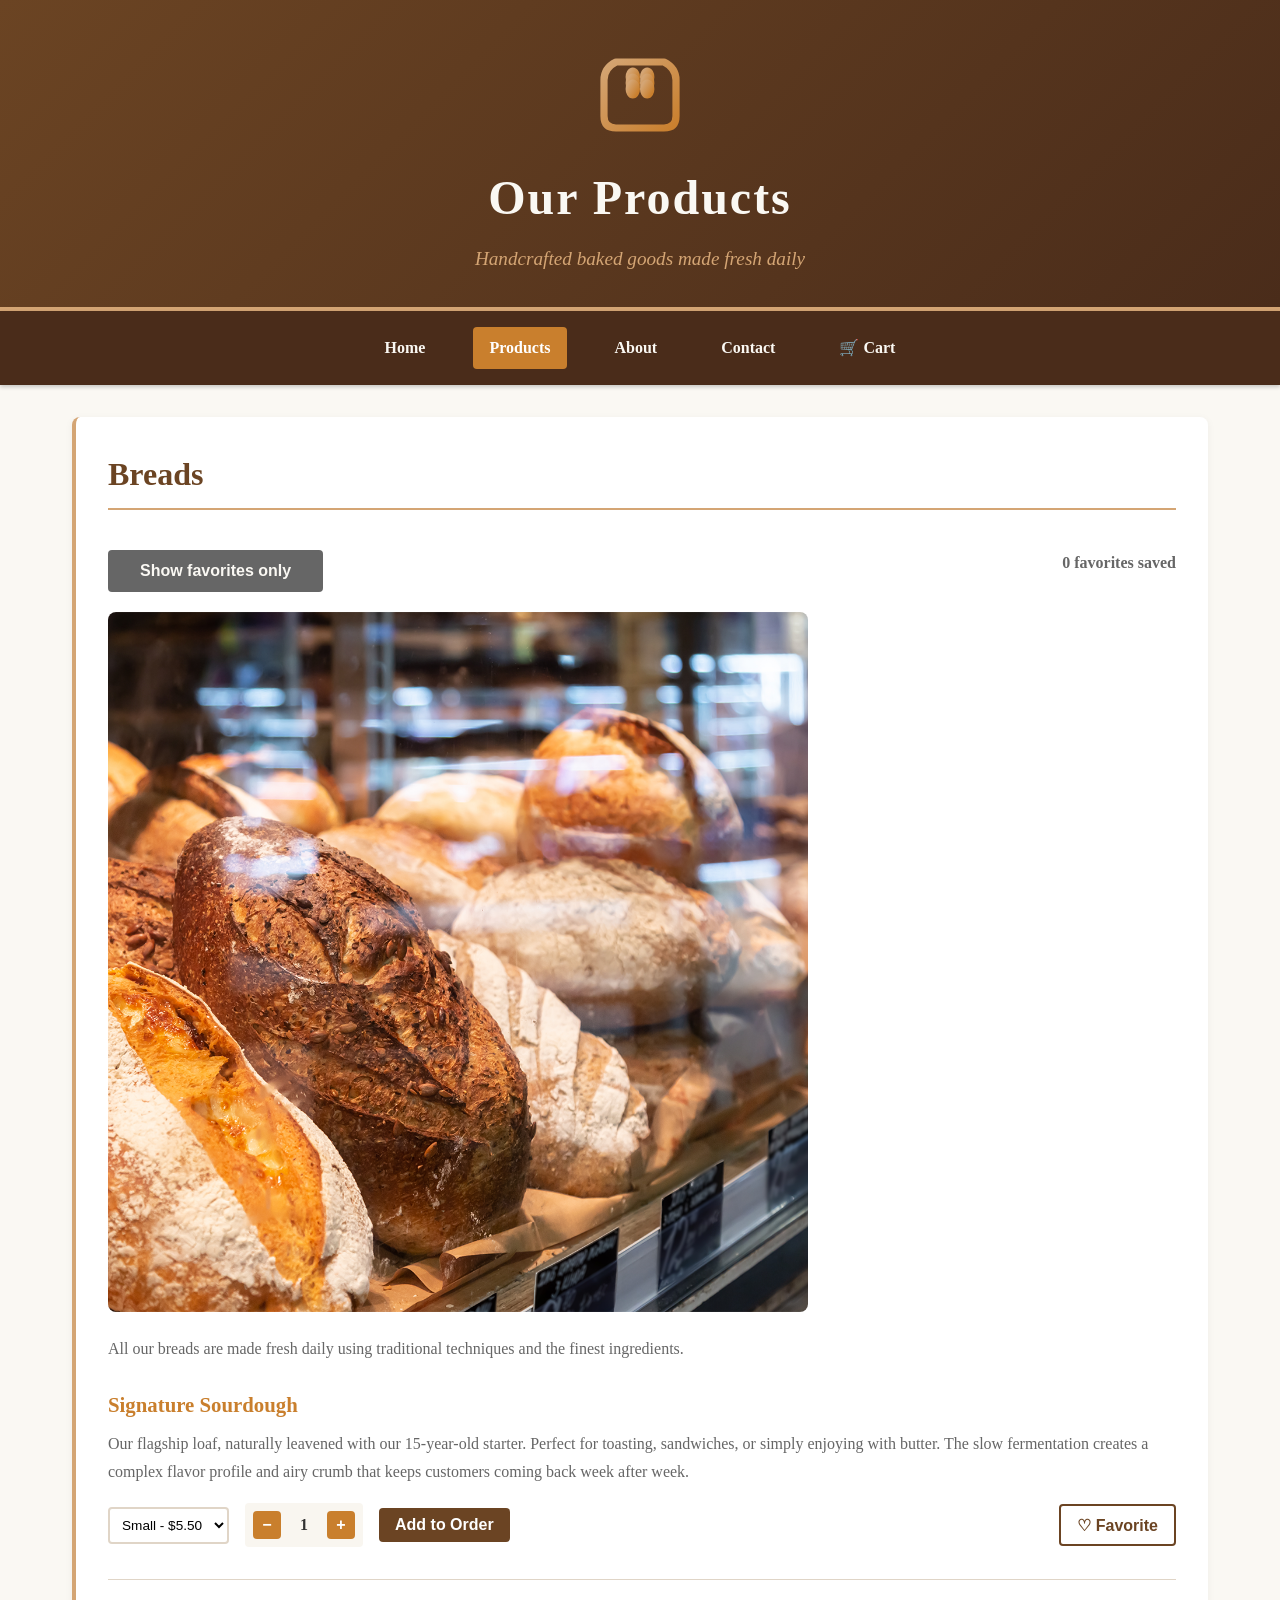
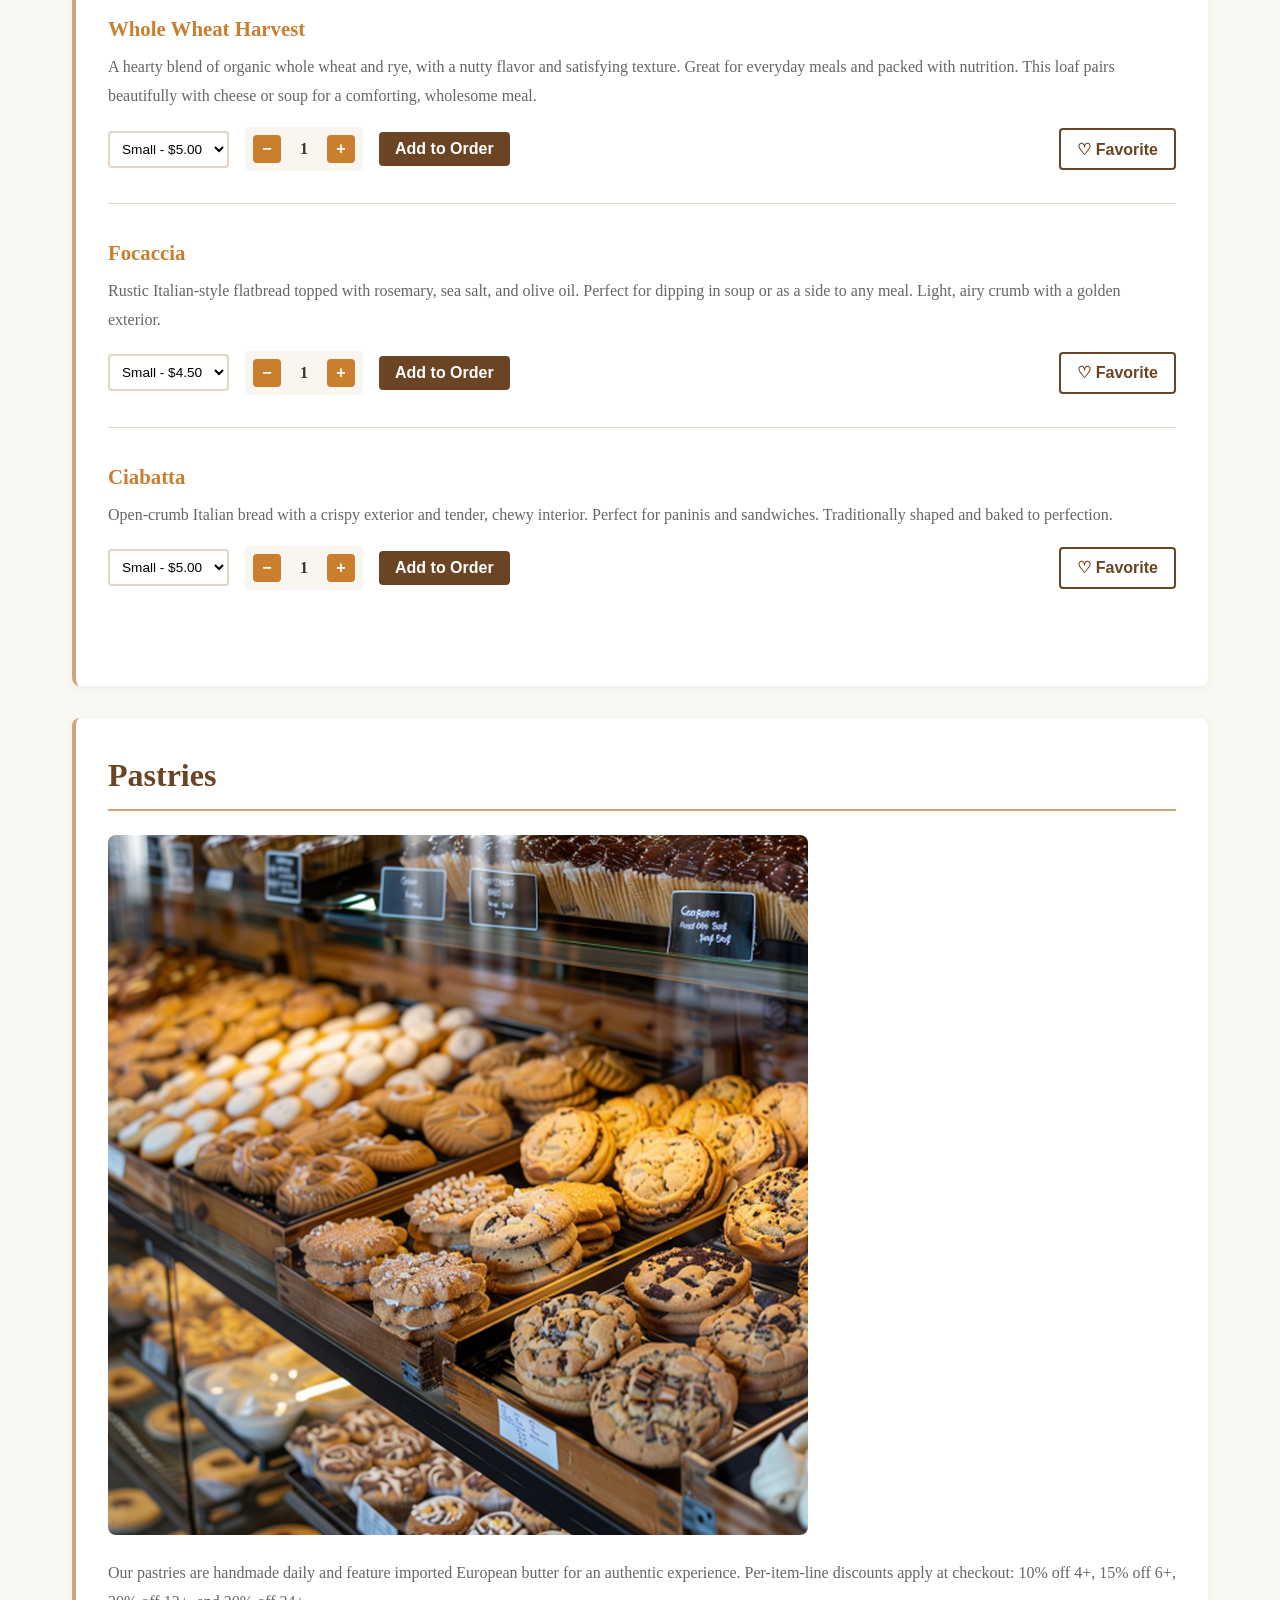
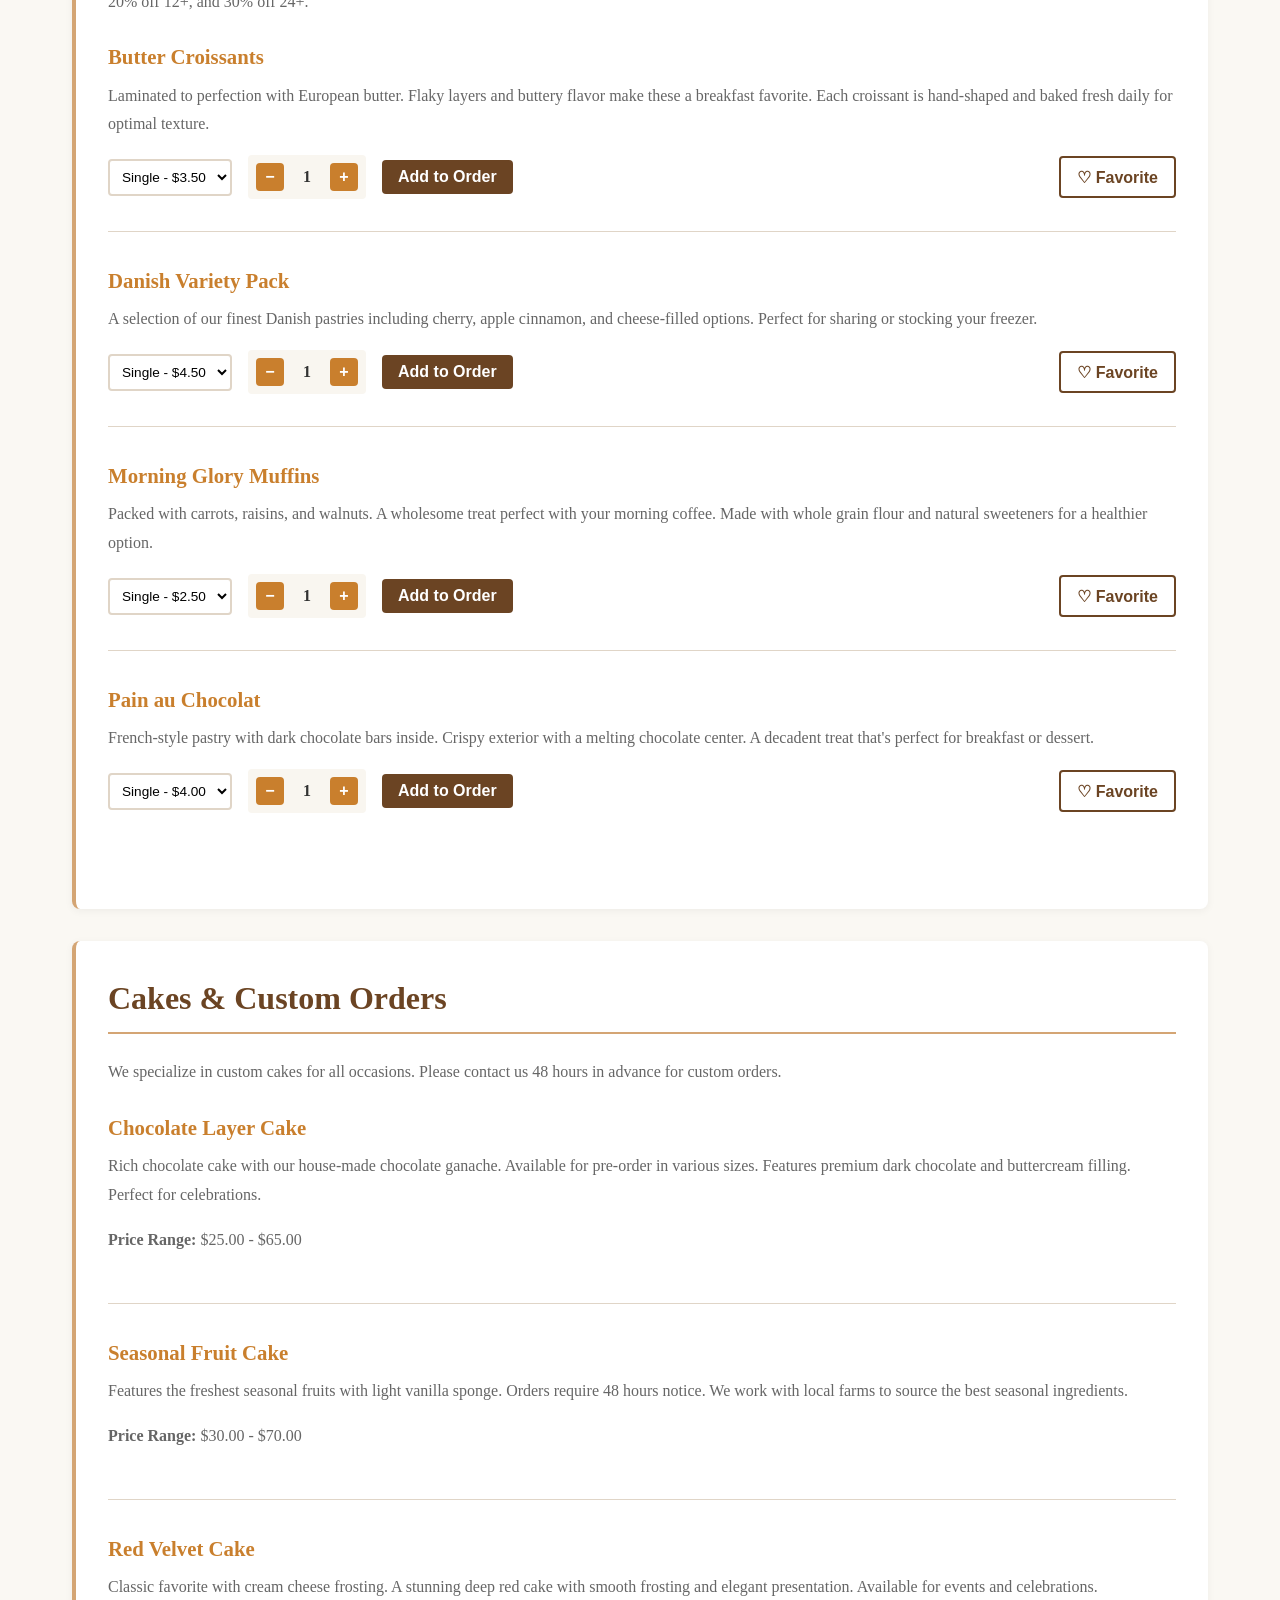
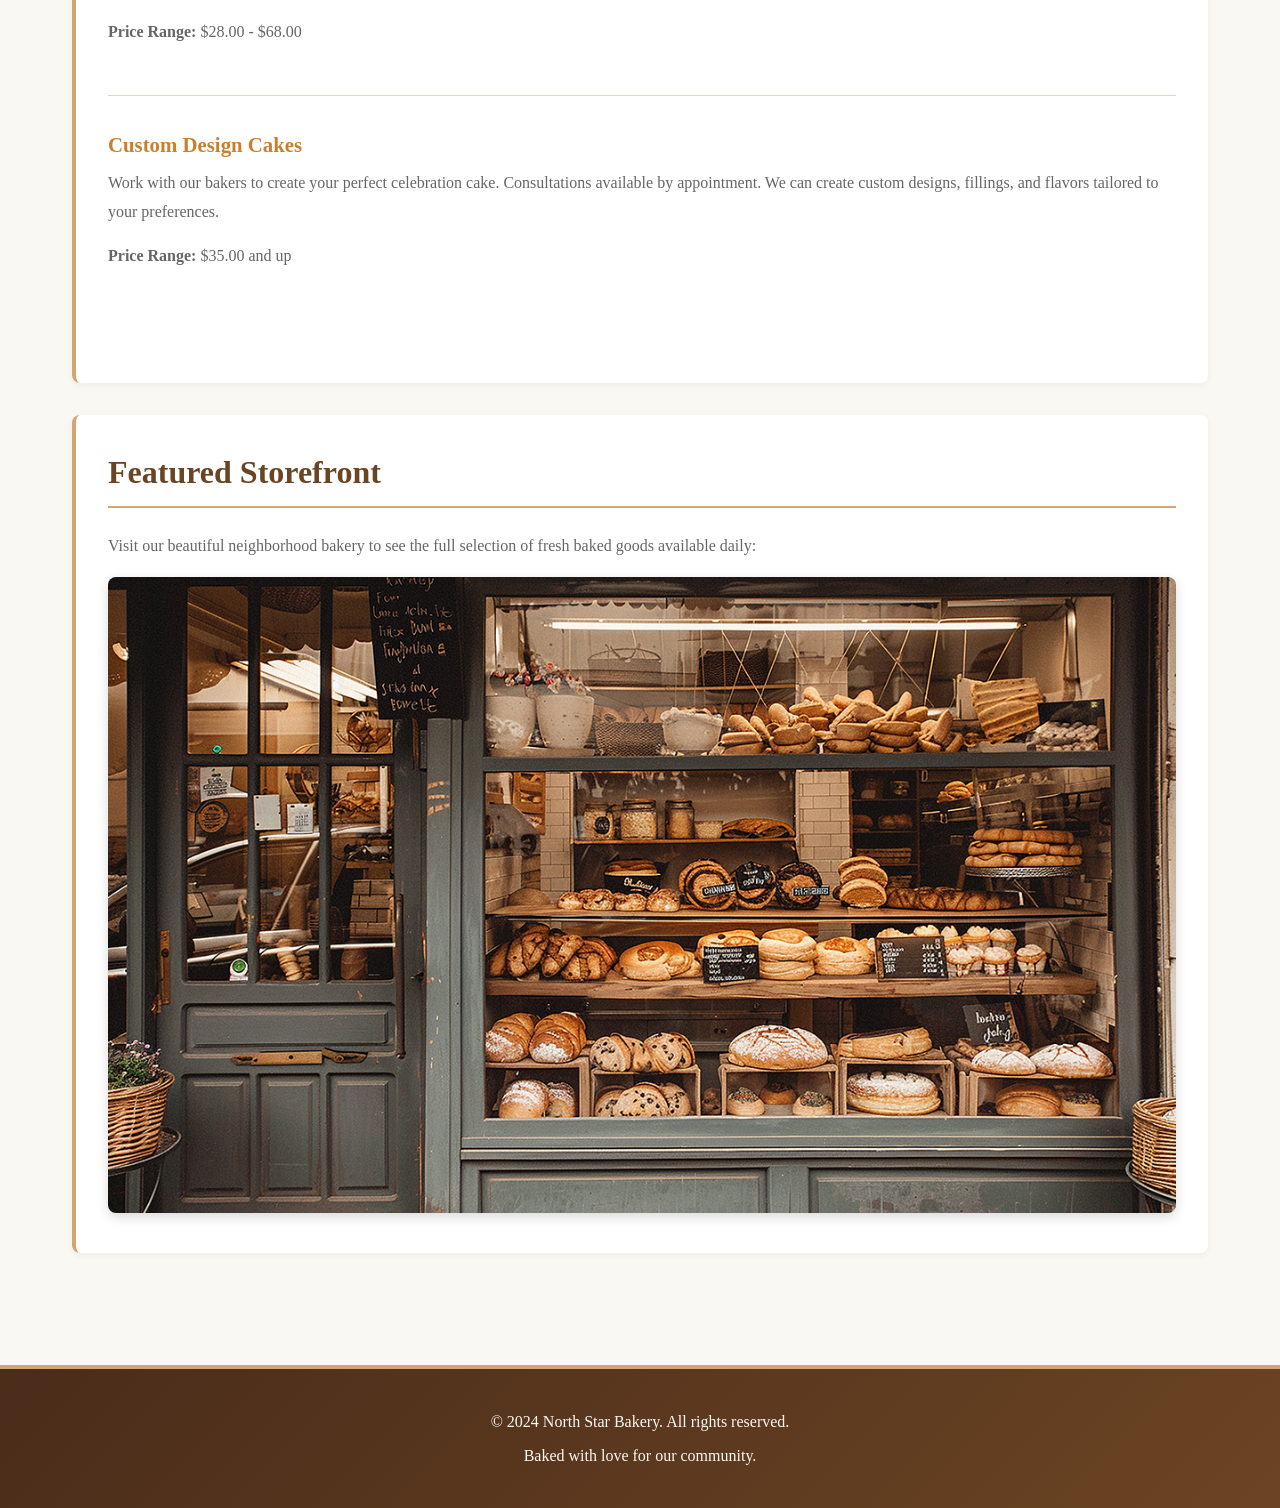
<file: products.html>
<!DOCTYPE html>
<html lang="en">
<head>
  <meta charset="UTF-8">
  <meta name="viewport" content="width=device-width, initial-scale=1.0">
  <title>Products - North Star Bakery</title>
  <link rel="stylesheet" href="styles.css">
  <script src="pricing.js"></script>
</head>
<body>
  <header>
    <svg width="120" height="120" viewBox="0 0 200 200" xmlns="http://www.w3.org/2000/svg">
      <defs>
        <linearGradient id="basketGrad" x1="0%" y1="0%" x2="100%" y2="100%">
          <stop offset="0%" style="stop-color:#d4a574;stop-opacity:1" />
          <stop offset="100%" style="stop-color:#c97f2d;stop-opacity:1" />
        </linearGradient>
      </defs>
      <g fill="none" stroke="url(#basketGrad)" stroke-width="12" stroke-linecap="round" stroke-linejoin="round">
        <path d="M 40 80 Q 40 60 60 50 L 140 50 Q 160 60 160 80 L 160 140 Q 160 160 140 160 L 60 160 Q 40 160 40 140 Z"/>
        <g transform="translate(100, 90)">
          <line x1="0" y1="-20" x2="0" y2="20" stroke="url(#basketGrad)" stroke-width="8"/>
          <ellipse cx="-12" cy="-15" rx="6" ry="10" fill="url(#basketGrad)"/>
          <ellipse cx="12" cy="-15" rx="6" ry="10" fill="url(#basketGrad)"/>
          <ellipse cx="-12" cy="-5" rx="6" ry="10" fill="url(#basketGrad)"/>
          <ellipse cx="12" cy="-5" rx="6" ry="10" fill="url(#basketGrad)"/>
          <ellipse cx="-12" cy="5" rx="6" ry="10" fill="url(#basketGrad)"/>
          <ellipse cx="12" cy="5" rx="6" ry="10" fill="url(#basketGrad)"/>
        </g>
      </g>
    </svg>
    <h1>Our Products</h1>
    <p>Handcrafted baked goods made fresh daily</p>
  </header>

  <nav>
    <ul>
      <li><a href="index.html">Home</a></li>
      <li><a href="products.html" class="active" aria-current="page">Products</a></li>
      <li><a href="about.html">About</a></li>
      <li><a href="contact.html">Contact</a></li>
      <li><a href="cart.html">🛒 Cart</a></li>
    </ul>
  </nav>

  <main>
    <section>
      <h2>Breads</h2>
      <div class="favorites-toolbar">
        <button id="toggle-favorites-btn" type="button" class="secondary-button">Show favorites only</button>
        <span id="favorites-count">0 favorites saved</span>
      </div>
      <img src="images/bakery-bread_c.png" alt="Bakery bread assortment" style="width: 100%; max-width: 700px; border-radius: 8px; margin-bottom: 1rem;">
      <p>All our breads are made fresh daily using traditional techniques and the finest ingredients.</p>
      <div id="breads-list"></div>
    </section>

    <section>
      <h2>Pastries</h2>
      <img src="images/bakery-feature-small_c.png" alt="Bakery feature small pastry selection" style="width: 100%; max-width: 700px; border-radius: 8px; margin-bottom: 1rem;">
      <p>Our pastries are handmade daily and feature imported European butter for an authentic experience. Per-item-line discounts apply at checkout: 10% off 4+, 15% off 6+, 20% off 12+, and 30% off 24+.</p>
      <div id="pastries-list"></div>
    </section>

    <section>
      <h2>Cakes & Custom Orders</h2>
      <p>We specialize in custom cakes for all occasions. Please contact us 48 hours in advance for custom orders.</p>
      <article>
        <h3>Chocolate Layer Cake</h3>
        <p>Rich chocolate cake with our house-made chocolate ganache. Available for pre-order in various sizes. Features premium dark chocolate and buttercream filling. Perfect for celebrations.</p>
        <p><strong>Price Range:</strong> $25.00 - $65.00</p>
      </article>
      <article>
        <h3>Seasonal Fruit Cake</h3>
        <p>Features the freshest seasonal fruits with light vanilla sponge. Orders require 48 hours notice. We work with local farms to source the best seasonal ingredients.</p>
        <p><strong>Price Range:</strong> $30.00 - $70.00</p>
      </article>
      <article>
        <h3>Red Velvet Cake</h3>
        <p>Classic favorite with cream cheese frosting. A stunning deep red cake with smooth frosting and elegant presentation. Available for events and celebrations.</p>
        <p><strong>Price Range:</strong> $28.00 - $68.00</p>
      </article>
      <article>
        <h3>Custom Design Cakes</h3>
        <p>Work with our bakers to create your perfect celebration cake. Consultations available by appointment. We can create custom designs, fillings, and flavors tailored to your preferences.</p>
        <p><strong>Price Range:</strong> $35.00 and up</p>
      </article>
    </section>

    <section>
      <h2>Featured Storefront</h2>
      <p>Visit our beautiful neighborhood bakery to see the full selection of fresh baked goods available daily:</p>
      <picture>
        <img src="images/bakery-storefront_c.png" alt="North Star Bakery storefront window display showing shelves of fresh breads, pastries, and baked goods" style="width: 100%; border-radius: 8px;">
      </picture>
    </section>
  </main>

  <footer>
    <p>&copy; 2024 North Star Bakery. All rights reserved.</p>
    <p>Baked with love for our community.</p>
  </footer>

  <script>
    const CART_STORAGE_KEY = 'north-star-bakery-cart';
    const STORAGE_KEY = 'north-star-bakery-favorites';
    const { getQuantityDiscount } = window.NorthStarBakeryPricing;

    // ---------- Product data (all prices are calculated from this) ----------
    const breads = [
      { id: 'signature-sourdough', type: 'bread', name: 'Signature Sourdough', description: 'Our flagship loaf, naturally leavened with our 15-year-old starter. Perfect for toasting, sandwiches, or simply enjoying with butter. The slow fermentation creates a complex flavor profile and airy crumb that keeps customers coming back week after week.', small: 5.50, large: 6.50 },
      { id: 'whole-wheat-harvest', type: 'bread', name: 'Whole Wheat Harvest', description: 'A hearty blend of organic whole wheat and rye, with a nutty flavor and satisfying texture. Great for everyday meals and packed with nutrition. This loaf pairs beautifully with cheese or soup for a comforting, wholesome meal.', small: 5.00, large: 6.00 },
      { id: 'focaccia', type: 'bread', name: 'Focaccia', description: 'Rustic Italian-style flatbread topped with rosemary, sea salt, and olive oil. Perfect for dipping in soup or as a side to any meal. Light, airy crumb with a golden exterior.', small: 4.50, large: 5.50 },
      { id: 'ciabatta', type: 'bread', name: 'Ciabatta', description: 'Open-crumb Italian bread with a crispy exterior and tender, chewy interior. Perfect for paninis and sandwiches. Traditionally shaped and baked to perfection.', small: 5.00, large: 6.00 }
    ];

    const pastries = [
      { id: 'butter-croissants', type: 'pastry', name: 'Butter Croissants', description: 'Laminated to perfection with European butter. Flaky layers and buttery flavor make these a breakfast favorite. Each croissant is hand-shaped and baked fresh daily for optimal texture.', single: 3.50 },
      { id: 'danish-variety-pack', type: 'pastry', name: 'Danish Variety Pack', description: 'A selection of our finest Danish pastries including cherry, apple cinnamon, and cheese-filled options. Perfect for sharing or stocking your freezer.', single: 4.50 },
      { id: 'morning-glory-muffins', type: 'pastry', name: 'Morning Glory Muffins', description: 'Packed with carrots, raisins, and walnuts. A wholesome treat perfect with your morning coffee. Made with whole grain flour and natural sweeteners for a healthier option.', single: 2.50 },
      { id: 'pain-au-chocolat', type: 'pastry', name: 'Pain au Chocolat', description: 'French-style pastry with dark chocolate bars inside. Crispy exterior with a melting chocolate center. A decadent treat that\'s perfect for breakfast or dessert.', single: 4.00 }
    ];

    function getBreadOptions(p) {
      return [
        { value: 'small', label: 'Small', price: p.small },
        { value: 'large', label: 'Large', price: p.large }
      ];
    }

    function getPastryOptions(p) {
      return [{ value: 'single', label: 'Single', price: p.single }];
    }

    // ---------- Rendering ----------
    function renderProduct(p, options) {
      const optionsHtml = options.map((o) =>
        `<option value="${o.value}" data-price="${o.price.toFixed(2)}" data-label="${o.label}">${o.label} - $${o.price.toFixed(2)}${o.note ? ' (' + o.note + ')' : ''}</option>`
      ).join('');

      return `
        <article class="favorite-item" data-product-id="${p.id}">
          <h3>${p.name}</h3>
          <p>${p.description}</p>
          <div style="display: flex; gap: 1rem; flex-wrap: wrap; align-items: center; justify-content: space-between;">
            <div style="display: flex; gap: 1rem; flex-wrap: wrap; align-items: center;">
              <select class="size-select" data-product-id="${p.id}" style="padding: 0.5rem; border: 2px solid var(--border-color); border-radius: 4px; background-color: white;">${optionsHtml}</select>
              <div class="quantity-control" style="display: flex; align-items: center; gap: 0.5rem; background-color: #f9f6f0; padding: 0.5rem; border-radius: 4px;">
                <button type="button" class="qty-decrease" data-product-id="${p.id}" style="background-color: var(--accent-orange); color: white; border: none; width: 28px; height: 28px; border-radius: 4px; cursor: pointer; font-weight: bold; margin: 0; padding: 0;">−</button>
                <span class="qty-display" data-product-id="${p.id}" style="min-width: 30px; text-align: center; font-weight: bold;">1</span>
                <button type="button" class="qty-increase" data-product-id="${p.id}" style="background-color: var(--accent-orange); color: white; border: none; width: 28px; height: 28px; border-radius: 4px; cursor: pointer; font-weight: bold; margin: 0; padding: 0;">+</button>
              </div>
              <span class="quantity-discount-notice" data-product-id="${p.id}" aria-live="polite" hidden></span>
              <button type="button" class="add-to-cart-btn" data-product-id="${p.id}" data-product-type="${p.type}" data-product-name="${p.name}" style="background-color: var(--primary-brown); color: white; padding: 0.5rem 1rem; border: none; border-radius: 4px; cursor: pointer; font-weight: bold; margin: 0;">Add to Order</button>
            </div>
            <button type="button" class="favorite-button" data-product-id="${p.id}" data-product-name="${p.name}" style="flex-shrink: 0; margin: 0;">♡ Favorite</button>
          </div>
        </article>`;
    }

    function renderProducts() {
      document.getElementById('breads-list').innerHTML = breads.map((p) => renderProduct(p, getBreadOptions(p))).join('');
      document.getElementById('pastries-list').innerHTML = pastries.map((p) => renderProduct(p, getPastryOptions(p))).join('');
    }

    // ---------- Cart ----------
    function getStoredCart() {
      return JSON.parse(localStorage.getItem(CART_STORAGE_KEY) || '{}');
    }

    function saveCart(cart) {
      localStorage.setItem(CART_STORAGE_KEY, JSON.stringify(cart));
    }

    function addToCart(productId, productType, size, sizeLabel, quantity, price, productName) {
      if (quantity <= 0) return;
      const cart = getStoredCart();
      const itemKey = `${productId}-${size}`;
      const existing = cart[itemKey] && typeof cart[itemKey] === 'object' ? cart[itemKey].quantity : 0;
      cart[itemKey] = { productId, productType, size, sizeLabel, productName, price, quantity: existing + quantity };
      saveCart(cart);
    }

    const quantityState = {};

    function updateQuantityDiscountNotice(id) {
      const quantity = quantityState[id] || 1;
      const notice = document.querySelector(`.quantity-discount-notice[data-product-id="${id}"]`);
      const discount = getQuantityDiscount(quantity);

      notice.hidden = !discount;
      notice.textContent = discount ? `${Math.round(discount * 100)}% discount applies at checkout` : '';
    }

    function initializeQuantityControls() {
      document.querySelectorAll('.qty-decrease').forEach((btn) => {
        btn.addEventListener('click', () => {
          const id = btn.dataset.productId;
          quantityState[id] = quantityState[id] || 1;
          if (quantityState[id] > 1) {
            quantityState[id]--;
            document.querySelector(`.qty-display[data-product-id="${id}"]`).textContent = quantityState[id];
          }
          updateQuantityDiscountNotice(id);
        });
      });

      document.querySelectorAll('.qty-increase').forEach((btn) => {
        btn.addEventListener('click', () => {
          const id = btn.dataset.productId;
          quantityState[id] = (quantityState[id] || 1) + 1;
          document.querySelector(`.qty-display[data-product-id="${id}"]`).textContent = quantityState[id];
          updateQuantityDiscountNotice(id);
        });
      });

      document.querySelectorAll('.add-to-cart-btn').forEach((btn) => {
        btn.addEventListener('click', () => {
          const id = btn.dataset.productId;
          const qty = quantityState[id] || 1;
          const select = document.querySelector(`.size-select[data-product-id="${id}"]`);
          const option = select.options[select.selectedIndex];
          const price = parseFloat(option.dataset.price);

          addToCart(id, btn.dataset.productType, select.value, option.dataset.label, qty, price, btn.dataset.productName);
          alert(`${qty} × ${btn.dataset.productName} (${option.dataset.label}) added to your order!`);

          quantityState[id] = 1;
          document.querySelector(`.qty-display[data-product-id="${id}"]`).textContent = 1;
          updateQuantityDiscountNotice(id);
        });
      });
    }

    // ---------- Favorites ----------
    function getStoredFavorites() {
      const favorites = JSON.parse(localStorage.getItem(STORAGE_KEY) || '[]');
      return Array.isArray(favorites) ? favorites : [];
    }

    function saveFavorites(favorites) {
      localStorage.setItem(STORAGE_KEY, JSON.stringify(favorites));
    }

    function updateFavoritesCount(favorites) {
      const countElement = document.getElementById('favorites-count');
      if (!countElement) return;
      countElement.textContent = `${favorites.length} favorite${favorites.length === 1 ? '' : 's'} saved`;
    }

    function setFavoriteButtonState(button, isFavorite) {
      button.classList.toggle('active', isFavorite);
      button.textContent = isFavorite ? '♥ Favorited' : '♡ Favorite';
      button.setAttribute('aria-pressed', String(isFavorite));
    }

    function toggleFavorite(productId) {
      const favorites = getStoredFavorites();
      const index = favorites.indexOf(productId);
      if (index >= 0) {
        favorites.splice(index, 1);
      } else {
        favorites.push(productId);
      }
      saveFavorites(favorites);
      applyFavoriteState();
      hideNonFavorites();
    }

    function applyFavoriteState() {
      const favorites = getStoredFavorites();
      document.querySelectorAll('.favorite-button').forEach((button) => {
        setFavoriteButtonState(button, favorites.includes(button.dataset.productId));
      });
      updateFavoritesCount(favorites);
    }

    function hideNonFavorites() {
      const favorites = getStoredFavorites();
      const showFavoritesOnly = document.getElementById('toggle-favorites-btn').dataset.showFavoritesOnly === 'true';
      document.querySelectorAll('.favorite-item').forEach((item) => {
        const shouldShow = !showFavoritesOnly || favorites.includes(item.dataset.productId);
        item.style.display = shouldShow ? '' : 'none';
      });
    }

    function initializeFavorites() {
      document.querySelectorAll('.favorite-button').forEach((button) => {
        button.addEventListener('click', () => toggleFavorite(button.dataset.productId));
      });

      const toggleButton = document.getElementById('toggle-favorites-btn');
      toggleButton.addEventListener('click', () => {
        const showing = toggleButton.dataset.showFavoritesOnly === 'true';
        toggleButton.dataset.showFavoritesOnly = String(!showing);
        toggleButton.textContent = !showing ? 'Show all products' : 'Show favorites only';
        hideNonFavorites();
      });

      applyFavoriteState();
      hideNonFavorites();
    }

    document.addEventListener('DOMContentLoaded', () => {
      renderProducts();
      initializeFavorites();
      initializeQuantityControls();
    });
  </script>
</body>
</html>
</file>
<file: styles.css>
:root {
  --primary-brown: #6b4423;
  --dark-brown: #4a2c1a;
  --light-tan: #d4a574;
  --cream: #faf8f3;
  --text-dark: #333333;
  --text-light: #666666;
  --border-color: #e0d5c7;
  --accent-orange: #c97f2d;
  --error-red: #b42318;
  --error-light: #fff1f1;
}

* {
  margin: 0;
  padding: 0;
  box-sizing: border-box;
}

html {
  scroll-behavior: smooth;
}

body {
  font-family: 'Georgia', 'Garamond', serif;
  line-height: 1.6;
  color: var(--text-dark);
  background-color: var(--cream);
}

header {
  background: linear-gradient(135deg, var(--primary-brown) 0%, var(--dark-brown) 100%);
  color: var(--cream);
  padding: 2rem;
  text-align: center;
  border-bottom: 4px solid var(--light-tan);
  box-shadow: 0 4px 6px rgba(0, 0, 0, 0.1);
}

header img {
  max-width: 120px;
  height: auto;
  margin-bottom: 1rem;
}

header h1 {
  font-size: 3rem;
  font-weight: bold;
  margin-bottom: 0.5rem;
  letter-spacing: 2px;
}

header p {
  font-size: 1.2rem;
  font-style: italic;
  color: var(--light-tan);
}

nav {
  background-color: var(--dark-brown);
  padding: 1rem;
  position: sticky;
  top: 0;
  z-index: 100;
  box-shadow: 0 2px 4px rgba(0, 0, 0, 0.2);
}

nav ul {
  list-style: none;
  display: flex;
  justify-content: center;
  gap: 2rem;
  flex-wrap: wrap;
  max-width: 1200px;
  margin: 0 auto;
}

nav a {
  color: var(--cream);
  text-decoration: none;
  font-weight: bold;
  font-size: 1rem;
  padding: 0.5rem 1rem;
  border-radius: 4px;
  transition: all 0.3s ease;
  display: block;
}

nav a:hover {
  background-color: var(--light-tan);
  color: var(--dark-brown);
  transform: translateY(-2px);
}

nav a.active {
  background-color: var(--accent-orange);
  color: white;
}

nav a:active {
  transform: translateY(0);
}

main {
  max-width: 1200px;
  margin: 0 auto;
  padding: 2rem;
}

section {
  background-color: white;
  margin-bottom: 2rem;
  padding: 2rem;
  border-radius: 8px;
  border-left: 4px solid var(--light-tan);
  box-shadow: 0 2px 8px rgba(0, 0, 0, 0.05);
}

section h2 {
  color: var(--primary-brown);
  font-size: 2rem;
  margin-bottom: 1.5rem;
  border-bottom: 2px solid var(--light-tan);
  padding-bottom: 0.5rem;
}

section h3 {
  color: var(--accent-orange);
  font-size: 1.3rem;
  margin-top: 1.5rem;
  margin-bottom: 0.5rem;
}

section p {
  color: var(--text-light);
  margin-bottom: 1rem;
  line-height: 1.8;
}

section ul, section ol {
  margin-left: 2rem;
  margin-bottom: 1rem;
}

section li {
  margin-bottom: 0.8rem;
  line-height: 1.8;
  color: var(--text-dark);
}

article {
  margin-bottom: 2rem;
  padding-bottom: 2rem;
  border-bottom: 1px solid var(--border-color);
}

article:last-child {
  border-bottom: none;
}

figure {
  margin: 2rem 0;
  text-align: center;
}

figure img {
  max-width: 100%;
  height: auto;
  border-radius: 8px;
  box-shadow: 0 4px 12px rgba(0, 0, 0, 0.15);
  margin-bottom: 1rem;
  background: linear-gradient(135deg, #d4a574, #c97f2d);
  min-height: 300px;
  object-fit: cover;
}

figcaption {
  color: var(--text-light);
  font-style: italic;
  font-size: 0.95rem;
  padding: 0 1rem;
}

picture img {
  max-width: 100%;
  height: auto;
  border-radius: 8px;
  box-shadow: 0 4px 12px rgba(0, 0, 0, 0.15);
  background: linear-gradient(135deg, #8b7355, #6b5344);
  min-height: 400px;
  width: 100%;
  object-fit: cover;
}

audio {
  width: 100%;
  max-width: 500px;
  margin: 1.5rem 0;
  border-radius: 4px;
  display: block;
}

form {
  background-color: #f9f6f0;
  padding: 2rem;
  border-radius: 8px;
  border: 2px solid var(--border-color);
}

fieldset {
  border: none;
  padding: 0;
}

legend {
  color: var(--primary-brown);
  font-size: 1.5rem;
  font-weight: bold;
  margin-bottom: 1.5rem;
  padding: 0;
}

.form-field {
  margin-bottom: 1.5rem;
  display: flex;
  flex-direction: column;
}

label {
  color: var(--primary-brown);
  font-weight: bold;
  margin-bottom: 0.5rem;
  font-size: 0.95rem;
}

input[type="text"],
input[type="email"],
input[type="tel"],
input[type="date"],
select,
textarea {
  padding: 0.75rem;
  border: 2px solid var(--border-color);
  border-radius: 4px;
  font-family: 'Segoe UI', Tahoma, Geneva, Verdana, sans-serif;
  font-size: 1rem;
  transition: border-color 0.3s ease, box-shadow 0.3s ease;
  background-color: white;
}

input[type="text"]:focus,
input[type="email"]:focus,
input[type="tel"]:focus,
input[type="date"]:focus,
select:focus,
textarea:focus {
  outline: none;
  border-color: var(--accent-orange);
  box-shadow: 0 0 0 3px rgba(201, 127, 45, 0.1);
}

textarea {
  resize: vertical;
  min-height: 100px;
  font-family: 'Georgia', serif;
}

.input-error {
  border-color: var(--error-red) !important;
  background-color: var(--error-light);
}

.error-message {
  min-height: 1.2rem;
  color: var(--error-red);
  font-size: 0.85rem;
  margin-top: 0.35rem;
  font-weight: bold;
}

.checkbox-field {
  display: flex;
  flex-direction: row;
  align-items: flex-start;
  gap: 0.75rem;
  flex-wrap: wrap;
}

.checkbox-field label {
  margin-bottom: 0;
  font-weight: normal;
  margin-top: 2px;
}

input[type="checkbox"] {
  width: 18px;
  height: 18px;
  margin-right: 0.75rem;
  cursor: pointer;
  accent-color: var(--accent-orange);
}

button {
  background-color: var(--primary-brown);
  color: var(--cream);
  padding: 0.75rem 2rem;
  border: none;
  border-radius: 4px;
  font-size: 1rem;
  font-weight: bold;
  cursor: pointer;
  transition: all 0.3s ease;
  margin-right: 1rem;
  margin-top: 1rem;
}

button:hover {
  background-color: var(--accent-orange);
  transform: translateY(-2px);
  box-shadow: 0 4px 8px rgba(0, 0, 0, 0.2);
}

button:active {
  transform: translateY(0);
}

button[type="reset"],
.secondary-button {
  background-color: var(--text-light);
}

button[type="reset"]:hover,
.secondary-button:hover {
  background-color: var(--text-dark);
}

.favorite-button {
  background-color: transparent;
  color: var(--primary-brown);
  border: 2px solid var(--primary-brown);
  padding: 0.6rem 1rem;
  margin-top: 0.75rem;
}

.favorite-button.active {
  background-color: var(--primary-brown);
  color: white;
}

.favorites-toolbar {
  display: flex;
  justify-content: space-between;
  align-items: center;
  gap: 1rem;
  margin-bottom: 1.25rem;
  flex-wrap: wrap;
}

.quantity-discount-notice {
  flex-basis: 100%;
  color: var(--accent-orange);
  font-size: 0.85rem;
  line-height: 1.2;
}

.size-select {
  padding: 0.3rem 0.4rem;
  font-size: 0.85rem;
  width: auto;
  max-width: 9rem;
  min-height: 2rem;
  border: 2px solid var(--border-color);
  border-radius: 4px;
  background-color: white;
}

.quick-qty-button {
  background-color: var(--text-light);
  color: white;
  border: none;
  border-radius: 4px;
  cursor: pointer;
  font-weight: bold;
  font-size: 0.85rem;
  padding: 0.4rem 0.6rem;
  width: auto;
  margin: 0 0.25rem 0 0;
}

.quick-qty-button:hover {
  background-color: var(--text-dark);
}

.coupon-section {
  margin: 0 0 2rem;
  padding: 1.5rem;
  background-color: #f9f6f0;
  border: 1px solid var(--border-color);
  border-radius: 8px;
}

.coupon-section h3 {
  margin-top: 0;
}

.coupon-controls {
  display: flex;
  align-items: center;
  gap: 0.75rem;
  flex-wrap: wrap;
}

.coupon-controls input {
  flex: 1 1 12rem;
}

.coupon-controls button {
  margin: 0;
}

.coupon-controls .secondary-button {
  background-color: var(--text-light);
}

#favorites-count {
  color: var(--text-light);
  font-weight: bold;
}

footer {
  background: linear-gradient(135deg, var(--dark-brown) 0%, var(--primary-brown) 100%);
  color: var(--cream);
  text-align: center;
  padding: 2rem;
  margin-top: 3rem;
  border-top: 4px solid var(--light-tan);
}

footer p {
  margin: 0.5rem 0;
  color: var(--cream);
}

/* Product Grid */
.product-grid {
  display: grid;
  grid-template-columns: repeat(auto-fit, minmax(250px, 1fr));
  gap: 2rem;
  margin-top: 2rem;
}

.product-card {
  background: #f9f6f0;
  padding: 1.5rem;
  border-radius: 8px;
  border: 2px solid var(--border-color);
  transition: transform 0.3s ease, box-shadow 0.3s ease;
}

.product-card:hover {
  transform: translateY(-4px);
  box-shadow: 0 6px 16px rgba(0, 0, 0, 0.1);
}

/* Responsive Design */
@media (max-width: 768px) {
  header h1 {
    font-size: 2rem;
  }

  header p {
    font-size: 1rem;
  }

  nav ul {
    gap: 0.5rem;
  }

  nav a {
    font-size: 0.9rem;
    padding: 0.4rem 0.8rem;
  }

  main {
    padding: 1rem;
  }

  section {
    padding: 1.5rem;
  }

  section h2 {
    font-size: 1.5rem;
  }

  section h3 {
    font-size: 1.1rem;
  }
}

@media (max-width: 480px) {
  header {
    padding: 1rem;
  }

  header h1 {
    font-size: 1.5rem;
    letter-spacing: 1px;
  }

  header p {
    font-size: 0.9rem;
  }

  nav ul {
    flex-direction: column;
    gap: 0.25rem;
  }

  nav a {
    display: block;
    text-align: center;
    padding: 0.5rem;
  }

  main {
    padding: 0.75rem;
  }

  section {
    padding: 1rem;
    margin-bottom: 1rem;
  }

  section h2 {
    font-size: 1.3rem;
  }

  form {
    padding: 1.5rem 1rem;
  }

  button {
    width: 100%;
    margin-right: 0;
    margin-bottom: 0.5rem;
  }

  .quick-qty-button {
    width: auto;
    margin: 0 0.25rem 0 0;
  }

  .favorite-button {
    width: 100%;
  }

  figure img {
    min-height: 200px;
  }
}
</file>
